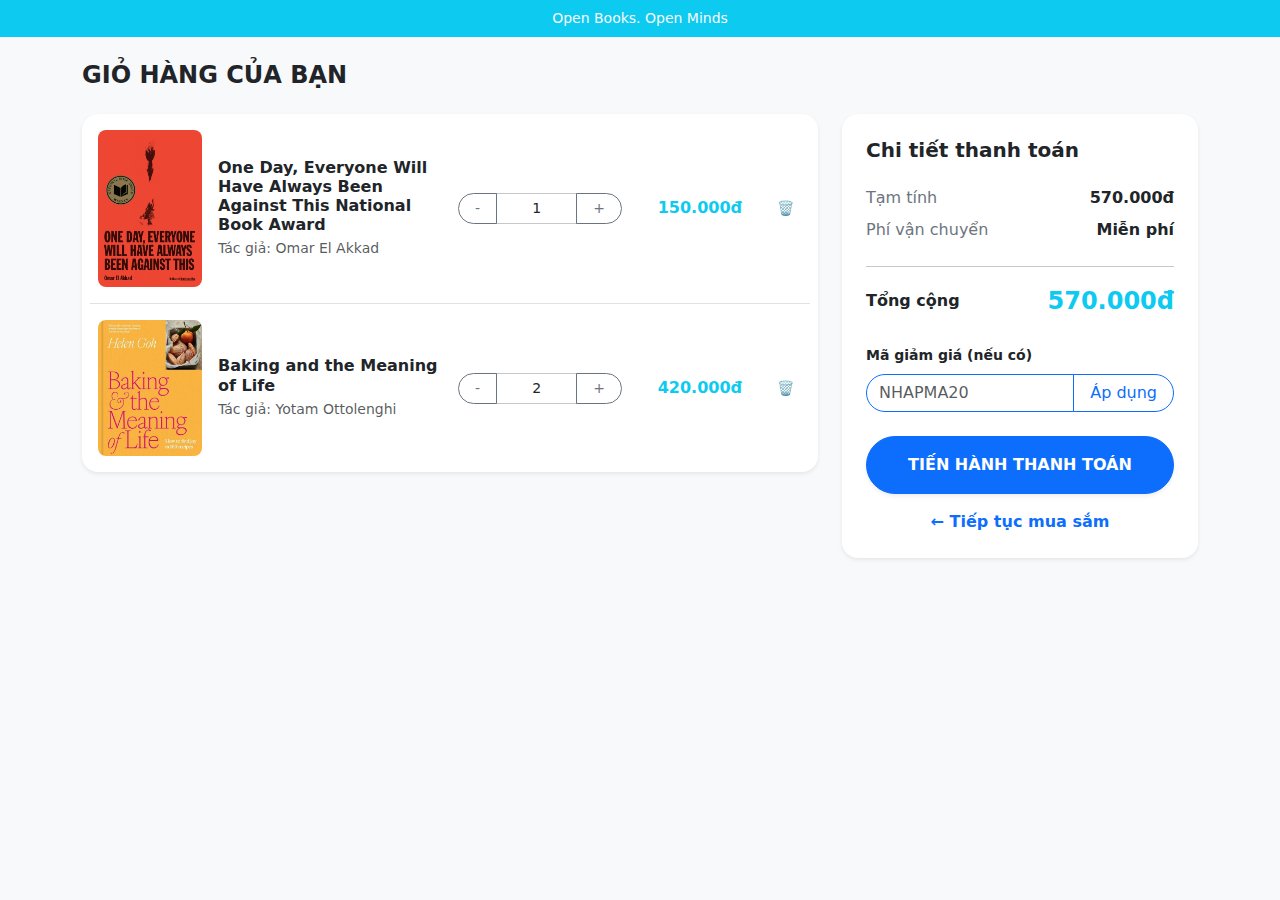
<file: cart.html>
<!doctype html>
<html lang="vi">
  <head>
    <meta charset="UTF-8" />
    <meta name="viewport" content="width=device-width, initial-scale=1.0" />
    <title>Giỏ hàng - ABC Book Store</title>
    <link
      href="https://cdn.jsdelivr.net/npm/bootstrap@5.3.0/dist/css/bootstrap.min.css"
      rel="stylesheet"
    />
  </head>
  <body class="bg-light">
    <div class="text-center py-2 mb-4 small fs-md-6 bg-info text-light">
      Open Books. Open Minds
    </div>

    <div class="container">
      <h4 class="fw-bold mb-4 text-uppercase">Giỏ hàng của bạn</h4>

      <div class="row g-4">
        <div class="col-lg-8">
          <div class="card border-0 shadow-sm rounded-4 p-3 mb-3">
            <div class="row align-items-center g-3 mb-3 pb-3 border-bottom">
              <div class="col-3 col-md-2">
                <img
                  src="./assets/images/best-sellers/One Day, Everyone Will Have Always Been Against This National Book Award.webp"
                  class="img-fluid rounded-3"
                  alt="Sách"
                />
              </div>
              <div class="col-9 col-md-4">
                <h6 class="fw-bold mb-1">
                  One Day, Everyone Will Have Always Been Against This National
                  Book Award
                </h6>
                <p class="text-muted small mb-0">Tác giả: Omar El Akkad</p>
                <p class="text-info fw-bold d-md-none mt-2">150.000đ</p>
              </div>
              <div class="col-6 col-md-3">
                <div class="input-group input-group-sm">
                  <button
                    class="btn-minux btn btn-outline-secondary rounded-start-pill px-3"
                    onclick="changeqty(this, -1)"
                  >
                    -
                  </button>
                  <input
                    type="text"
                    class="qty-num form-control text-center border-secondary-subtle"
                    value="1"
                  />
                  <button
                    class="btn btn-outline-secondary rounded-end-pill px-3"
                    onclick="changeqty(this, +1)"
                  >
                    +
                  </button>
                </div>
              </div>
              <div
                class="col-4 col-md-2 text-end d-none d-md-block text-nowrap"
              >
                <span class="fw-bold text-info">150.000đ</span>
              </div>
              <div class="col-2 col-md-1 text-end">
                <button
                  class="btn btn-sm text-danger border-0"
                  onclick="removeProduct(this)"
                >
                  🗑️
                </button>
              </div>
            </div>

            <div class="row align-items-center g-3">
              <div class="col-3 col-md-2">
                <img
                  src="./assets/images/best-cookbooks/Baking and the Meaning of Life.jpg"
                  class="img-fluid rounded-3"
                  alt="Sách"
                />
              </div>
              <div class="col-9 col-md-4">
                <h6 class="fw-bold mb-1">Baking and the Meaning of Life</h6>
                <p class="text-muted small mb-0">Tác giả: Yotam Ottolenghi</p>
                <p class="text-info fw-bold d-md-none mt-2">210.000đ</p>
              </div>
              <div class="col-6 col-md-3">
                <div class="input-group input-group-sm">
                  <button
                    class="btn btn-outline-secondary rounded-start-pill px-3"
                  >
                    -
                  </button>
                  <input
                    type="text"
                    class="form-control text-center border-secondary-subtle"
                    value="2"
                  />
                  <button
                    class="btn btn-outline-secondary rounded-end-pill px-3"
                  >
                    +
                  </button>
                </div>
              </div>
              <div
                class="col-4 col-md-2 text-end d-none d-md-block text-nowrap"
              >
                <span class="fw-bold text-info">420.000đ</span>
              </div>
              <div class="col-2 col-md-1 text-end">
                <button class="btn btn-sm text-danger border-0">🗑️</button>
              </div>
            </div>
          </div>
        </div>

        <div class="col-lg-4">
          <div class="card border-0 shadow-sm rounded-4 p-4">
            <h5 class="fw-bold mb-4">Chi tiết thanh toán</h5>

            <div class="d-flex justify-content-between mb-2">
              <span class="text-secondary">Tạm tính</span>
              <span class="fw-semibold">570.000đ</span>
            </div>
            <div class="d-flex justify-content-between mb-2">
              <span class="text-secondary">Phí vận chuyển</span>
              <span class="fw-semibold">Miễn phí</span>
            </div>
            <hr class="text-secondary-subtle my-3" />
            <div class="d-flex justify-content-between align-items-center mb-4">
              <span class="fw-bold">Tổng cộng</span>
              <span class="fs-4 fw-bold text-info">570.000đ</span>
            </div>

            <div class="mb-3">
              <label class="form-label small fw-bold"
                >Mã giảm giá (nếu có)</label
              >
              <div class="input-group">
                <input
                  type="text"
                  class="form-control rounded-start-pill border-primary shadow-none"
                  placeholder="NHAPMA20"
                />
                <button class="btn btn-outline-primary rounded-end-pill px-3">
                  Áp dụng
                </button>
              </div>
            </div>
            <a href="./payment.html">
              <button
                class="btn btn-primary w-100 py-3 text-white fw-bold rounded-pill shadow-sm mt-2"
              >
                TIẾN HÀNH THANH TOÁN
              </button>
            </a>
            <div class="mt-3 text-center">
              <a href="./products.html" class="text-decoration-none fw-bold">
                <i class="bi bi-arrow-left"></i> ← Tiếp tục mua sắm
              </a>
            </div>
          </div>
        </div>
      </div>
    </div>

    <script src="https://cdn.jsdelivr.net/npm/bootstrap@5.3.0/dist/js/bootstrap.bundle.min.js"></script>
    <script>
      //Script thay đổi số lượng sản phẩm
      function changeqty(element, amount) {
        const parentGroup = element.parentElement;
        const input = parentGroup.querySelector(".qty-num");

        let currentQty = parseInt(input.value);

        currentQty += amount;

        if (currentQty <= 0) {
          const productRow = element.closest(".row");
          if (confirm("Bạn có muốn xóa sản phẩm này khỏi giỏ hàng?")) {
            productRow.remove();
          }
        } else {
          input.value = currentQty;
        }
      }
      //Hàm xóa sản phẩm bằng thùng rác
      function removeProduct(element) {
        if (confirm("Xóa sản phẩm này?")) {
          element.closest(".row").remove();
        }
      }
    </script>
  </body>
</html>
</file>
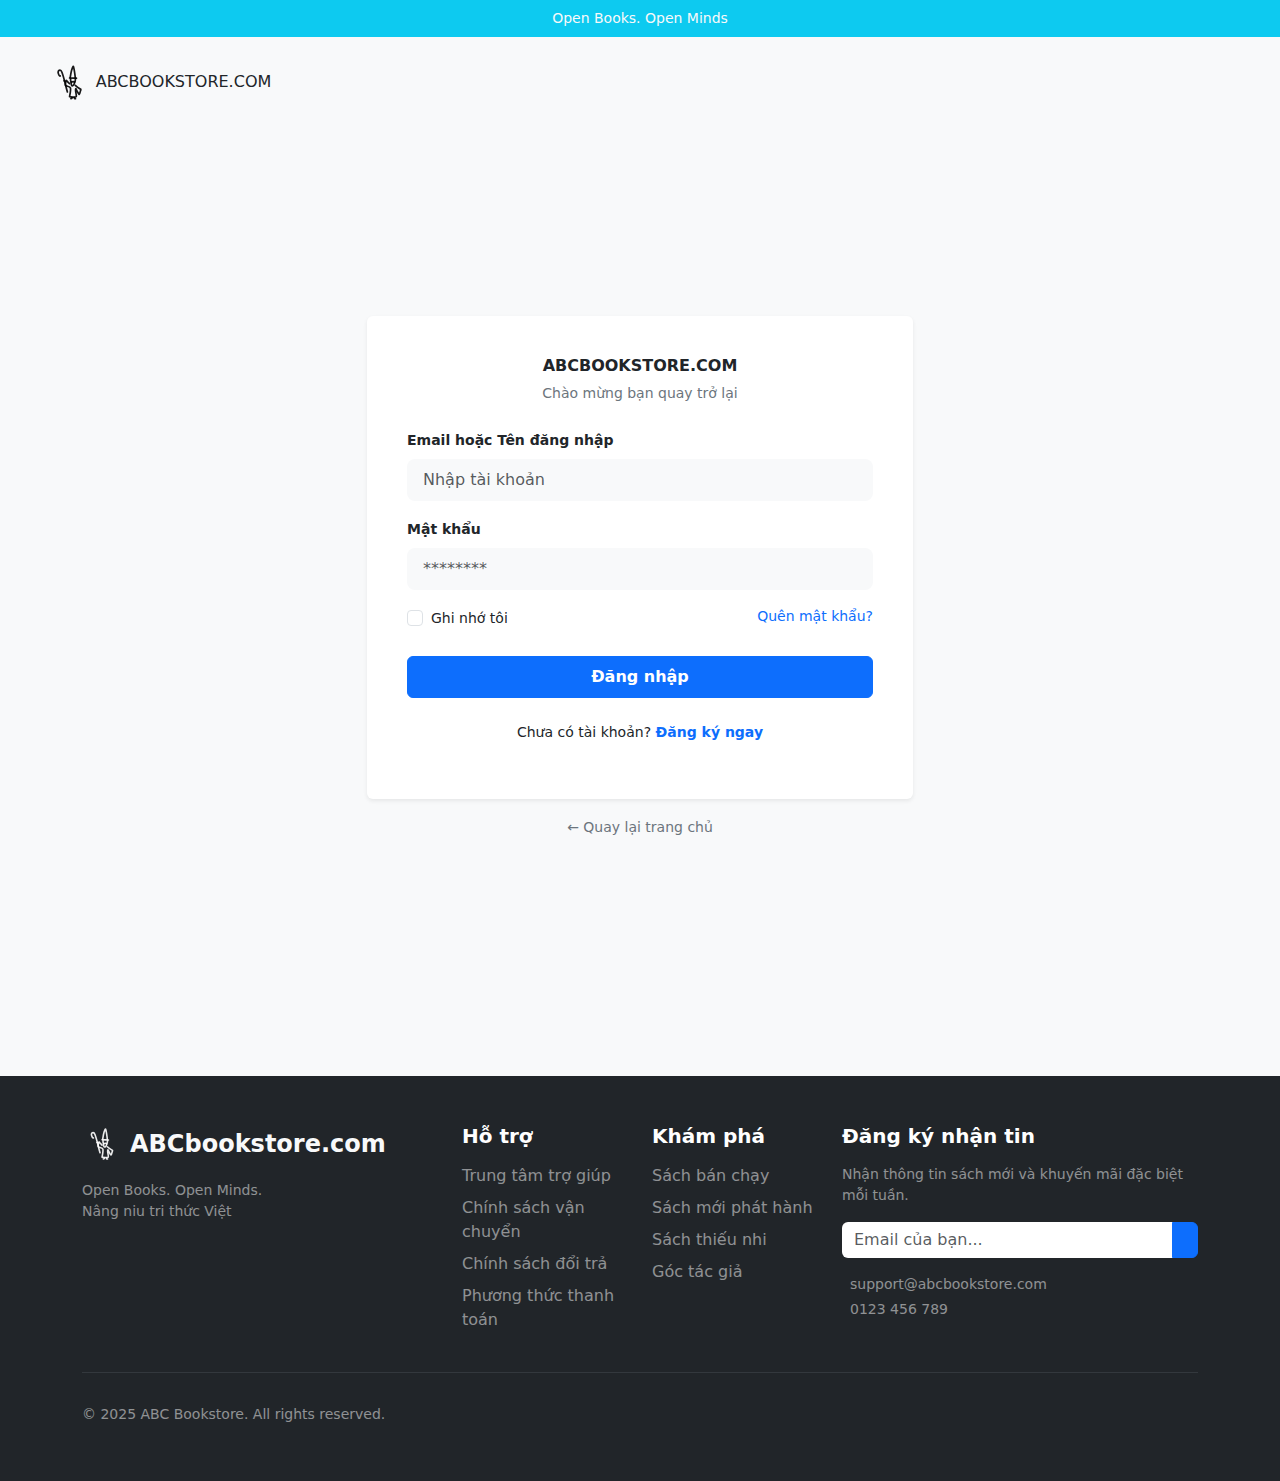
<file: login.html>
<!doctype html>
<html lang="vi">
  <head>
    <meta charset="UTF-8" />
    <meta name="viewport" content="width=device-width, initial-scale=1.0" />
    <title>Đăng nhập - ABC Bookstore</title>
    <link
      href="https://cdn.jsdelivr.net/npm/bootstrap@5.3.0/dist/css/bootstrap.min.css"
      rel="stylesheet"
    />
  </head>
  <body class="bg-light">
    <header>
      <div class="text-center py-2 small fs-md-6 bg-info text-light">
        Open Books. Open Minds
      </div>
      <div class="container-fluid px-lg-5 px-md-3 py-3 py-lg-4">
        <div class="row align-items-center g-3">
          <a
            class="col-5 col-lg-3 order-1 navbar-brand text-decoration-none small"
            href="/index.html"
          >
            <img
              src="./assets/images/logo/wizard.svg"
              alt="logo image"
              width="15%"
              style="filter: brightness(0) invert(0)"
            />
            ABCBOOKSTORE.COM
          </a>
        </div>
      </div>
    </header>
    <main>
      <div class="container">
        <div class="row min-vh-100 align-items-center justify-content-center">
          <div class="col-12 col-sm-8 col-md-6 col-lg-6">
            <div class="card border-0 shadow-sm p-4">
              <div class="card-body">
                <div class="text-center mb-4">
                  <h3 class="fw-bold text-dark text fs-6 fs-md-10">
                    ABCBOOKSTORE.COM
                  </h3>
                  <p class="text-secondary small">Chào mừng bạn quay trở lại</p>
                </div>

                <form>
                  <div class="mb-3">
                    <label class="form-label small fw-bold"
                      >Email hoặc Tên đăng nhập</label
                    >
                    <input
                      type="text"
                      class="form-control form-control-lg bg-light border-0 fs-6"
                      placeholder="Nhập tài khoản"
                    />
                  </div>
                  <div class="mb-3">
                    <label class="form-label small fw-bold">Mật khẩu</label>
                    <input
                      type="password"
                      class="form-control form-control-lg bg-light border-0 fs-6"
                      placeholder="********"
                    />
                  </div>
                  <div class="d-flex justify-content-between mb-4">
                    <div class="form-check">
                      <input
                        type="checkbox"
                        class="form-check-input"
                        id="remember"
                      />
                      <label class="form-check-label small" for="remember"
                        >Ghi nhớ tôi</label
                      >
                    </div>
                    <a href="#" class="text-decoration-none small text-primary"
                      >Quên mật khẩu?</a
                    >
                  </div>
                  <button
                    type="submit"
                    class="btn btn-primary w-100 py-2 fw-bold"
                  >
                    Đăng nhập
                  </button>
                </form>

                <div class="text-center mt-4">
                  <p class="small">
                    Chưa có tài khoản?
                    <a
                      href="./signup.html"
                      class="text-primary fw-bold text-decoration-none"
                      >Đăng ký ngay</a
                    >
                  </p>
                </div>
              </div>
            </div>
            <div class="text-center mt-3">
              <a
                href="index.html"
                class="text-secondary small text-decoration-none"
                >← Quay lại trang chủ</a
              >
            </div>
          </div>
        </div>
      </div>
    </main>
    <footer class="bg-dark text-light py-5 mt-5">
      <div class="container">
        <div class="row g-4">
          <div class="col-12 col-md-6 col-lg-4">
            <a
              href="/index.html"
              class="text-decoration-none text-light d-flex align-items-center gap-2 mb-3"
            >
              <img
                src="./assets/images/logo/wizard.svg"
                alt="ABC Bookstore Logo"
                width="40"
                style="filter: brightness(0) invert(1)"
              />
              <span class="fs-4 fw-bold">ABCbookstore.com</span>
            </a>
            <p class="text-white-50 small mb-4">
              Open Books. Open Minds.<br />
              Nâng niu tri thức Việt
            </p>
            <div class="d-flex gap-4">
              <a href="#" class="link-light text-decoration-none fs-6"
                ><i class="fa-brands fa-facebook-f"></i
              ></a>
              <a href="#" class="link-light text-decoration-none fs-6"
                ><i class="fa-brands fa-instagram"></i
              ></a>
              <a href="#" class="link-light text-decoration-none fs-6"
                ><i class="fa-brands fa-twitter"></i
              ></a>
              <a href="#" class="link-light text-decoration-none fs-6"
                ><i class="fa-brands fa-youtube"></i
              ></a>
            </div>
          </div>

          <div class="col-6 col-md-3 col-lg-2">
            <h5 class="fw-bold mb-3 text-white">Hỗ trợ</h5>
            <ul class="list-unstyled d-flex flex-column gap-2">
              <li>
                <a href="#" class="text-white-50 text-decoration-none"
                  >Trung tâm trợ giúp</a
                >
              </li>
              <li>
                <a href="#" class="text-white-50 text-decoration-none"
                  >Chính sách vận chuyển</a
                >
              </li>
              <li>
                <a href="#" class="text-white-50 text-decoration-none"
                  >Chính sách đổi trả</a
                >
              </li>
              <li>
                <a href="#" class="text-white-50 text-decoration-none"
                  >Phương thức thanh toán</a
                >
              </li>
            </ul>
          </div>

          <div class="col-6 col-md-3 col-lg-2">
            <h5 class="fw-bold mb-3 text-white">Khám phá</h5>
            <ul class="list-unstyled d-flex flex-column gap-2">
              <li>
                <a href="#" class="text-white-50 text-decoration-none"
                  >Sách bán chạy</a
                >
              </li>
              <li>
                <a href="#" class="text-white-50 text-decoration-none"
                  >Sách mới phát hành</a
                >
              </li>
              <li>
                <a href="#" class="text-white-50 text-decoration-none"
                  >Sách thiếu nhi</a
                >
              </li>
              <li>
                <a href="#" class="text-white-50 text-decoration-none"
                  >Góc tác giả</a
                >
              </li>
            </ul>
          </div>

          <div class="col-12 col-lg-4">
            <h5 class="fw-bold mb-3 text-white">Đăng ký nhận tin</h5>
            <p class="text-white-50 small">
              Nhận thông tin sách mới và khuyến mãi đặc biệt mỗi tuần.
            </p>
            <form action="" class="mb-3">
              <div class="input-group">
                <input
                  type="email"
                  class="form-control focus-ring focus-ring-light border-0"
                  placeholder="Email của bạn..."
                  aria-label="Email của bạn"
                />
                <button class="btn btn-primary" type="button">
                  <i class="fa-solid fa-paper-plane text-dark"></i>
                </button>
              </div>
            </form>
            <div class="text-white-50 small">
              <p class="mb-1">
                <i class="fa-solid fa-envelope me-2"></i>
                support@abcbookstore.com
              </p>
              <p class="mb-0">
                <i class="fa-solid fa-phone me-2"></i> 0123 456 789
              </p>
            </div>
          </div>
        </div>

        <hr class="border-secondary my-4" />

        <div class="row align-items-center">
          <div class="col-12 col-md-6 text-center text-md-start mb-2 mb-md-0">
            <p class="text-white-50 small mb-0">
              &copy; 2025 ABC Bookstore. All rights reserved.
            </p>
          </div>
          <div class="col-12 col-md-6 text-center text-md-end">
            <i class="fa-brands fa-cc-visa text-white-50 fs-4 me-2"></i>
            <i class="fa-brands fa-cc-mastercard text-white-50 fs-4 me-2"></i>
            <i class="fa-brands fa-cc-paypal text-white-50 fs-4"></i>
          </div>
        </div>
      </div>
    </footer>
  </body>
</html>
</file>
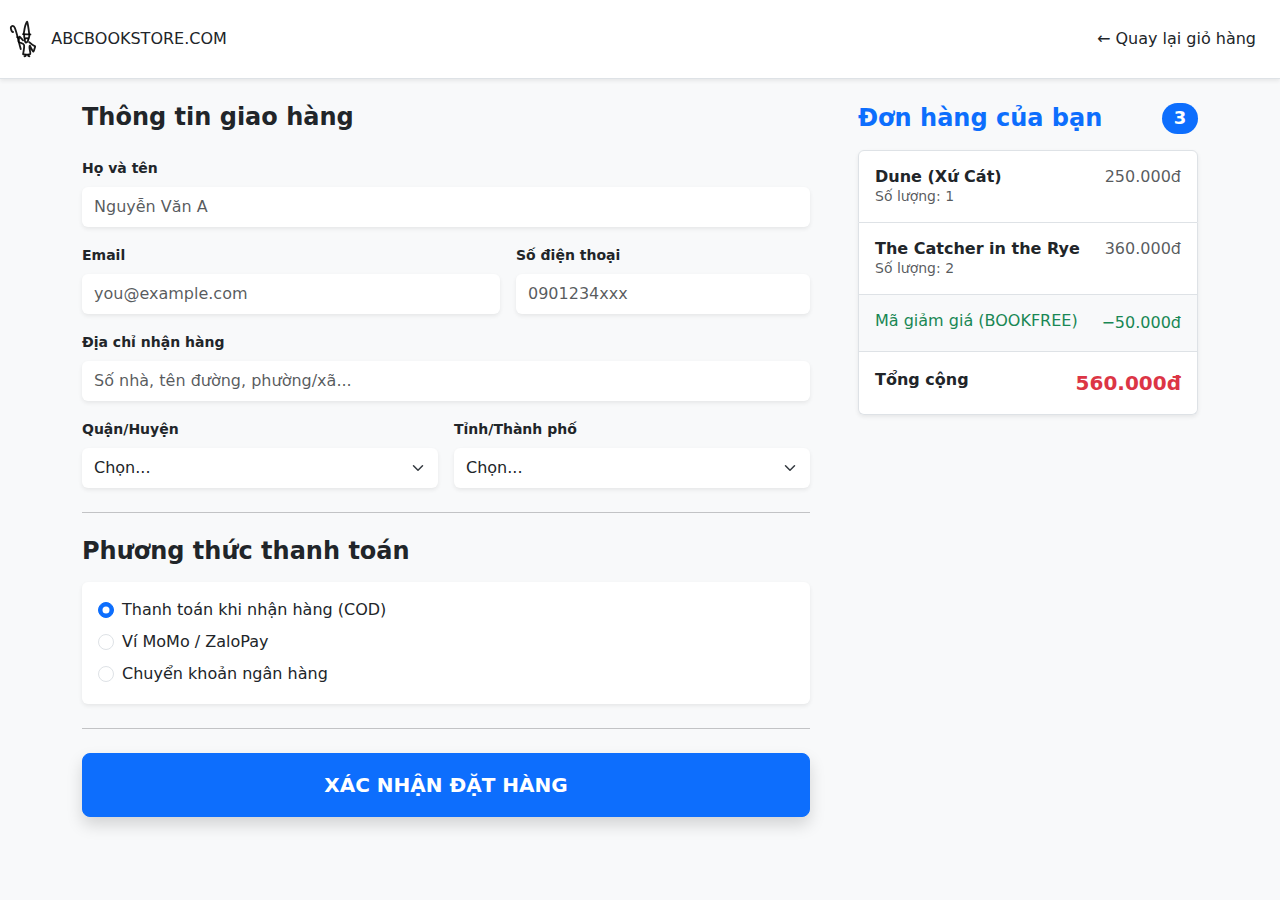
<file: payment.html>
<!doctype html>
<html lang="vi">
  <head>
    <meta charset="UTF-8" />
    <meta name="viewport" content="width=device-width, initial-scale=1.0" />
    <title>Thanh toán - ABC Bookstore</title>
    <link
      href="https://cdn.jsdelivr.net/npm/bootstrap@5.3.0/dist/css/bootstrap.min.css"
      rel="stylesheet"
    />
  </head>
  <body class="bg-light">
    <header class="py-3 mb-4 border-bottom bg-white shadow-sm">
      <div class="row align-items-center g-3">
        <a
          class="col-5 col-lg-3 order-1 navbar-brand text-decoration-none small"
          href="/index.html"
        >
          <img
            src="./assets/images/logo/wizard.svg"
            alt="logo image"
            width="15%"
            style="filter: brightness(0) invert(0)"
          />
          ABCBOOKSTORE.COM
        </a>
        <a
          href="./products.html"
          class="col text-end order-1 navbar-brand text-decoration-none small mx-4"
        >
          <i class="bi bi-arrow-left"></i> ← Quay lại giỏ hàng
        </a>
      </div>
    </header>

    <div class="container pb-5">
      <div class="row g-5">
        <div class="col-md-5 col-lg-4 order-md-last">
          <h4 class="d-flex justify-content-between align-items-center mb-3">
            <span class="text-primary fw-bold">Đơn hàng của bạn</span>
            <span class="badge bg-primary rounded-pill">3</span>
          </h4>
          <ul class="list-group mb-3 shadow-sm">
            <li
              class="list-group-item d-flex justify-content-between lh-sm py-3"
            >
              <div>
                <h6 class="my-0 fw-bold">Dune (Xứ Cát)</h6>
                <small class="text-muted">Số lượng: 1</small>
              </div>
              <span class="text-muted">250.000đ</span>
            </li>
            <li
              class="list-group-item d-flex justify-content-between lh-sm py-3"
            >
              <div>
                <h6 class="my-0 fw-bold">The Catcher in the Rye</h6>
                <small class="text-muted">Số lượng: 2</small>
              </div>
              <span class="text-muted">360.000đ</span>
            </li>
            <li
              class="list-group-item d-flex justify-content-between bg-light py-3"
            >
              <div class="text-success">
                <h6 class="my-0">Mã giảm giá (BOOKFREE)</h6>
              </div>
              <span class="text-success">−50.000đ</span>
            </li>
            <li class="list-group-item d-flex justify-content-between py-3">
              <span class="fw-bold">Tổng cộng</span>
              <strong class="text-danger fs-5">560.000đ</strong>
            </li>
          </ul>
        </div>

        <div class="col-md-7 col-lg-8">
          <h4 class="mb-4 fw-bold">Thông tin giao hàng</h4>
          <form class="needs-validation">
            <div class="row g-3">
              <div class="col-12">
                <label class="form-label fw-semibold small">Họ và tên</label>
                <input
                  type="text"
                  class="form-control bg-white shadow-sm border-0 py-2"
                  placeholder="Nguyễn Văn A"
                  required
                />
              </div>

              <div class="col-md-7">
                <label class="form-label fw-semibold small">Email</label>
                <input
                  type="email"
                  class="form-control bg-white shadow-sm border-0 py-2"
                  placeholder="you@example.com"
                />
              </div>

              <div class="col-md-5">
                <label class="form-label fw-semibold small"
                  >Số điện thoại</label
                >
                <input
                  type="tel"
                  class="form-control bg-white shadow-sm border-0 py-2"
                  placeholder="0901234xxx"
                  required
                />
              </div>

              <div class="col-12">
                <label class="form-label fw-semibold small"
                  >Địa chỉ nhận hàng</label
                >
                <input
                  type="text"
                  class="form-control bg-white shadow-sm border-0 py-2"
                  placeholder="Số nhà, tên đường, phường/xã..."
                  required
                />
              </div>

              <div class="col-md-6">
                <label class="form-label fw-semibold small">Quận/Huyện</label>
                <select
                  class="form-select bg-white shadow-sm border-0 py-2"
                  required
                >
                  <option value="">Chọn...</option>
                  <option>Quận 1</option>
                  <option>Quận 7</option>
                </select>
              </div>

              <div class="col-md-6">
                <label class="form-label fw-semibold small"
                  >Tỉnh/Thành phố</label
                >
                <select
                  class="form-select bg-white shadow-sm border-0 py-2"
                  required
                >
                  <option value="">Chọn...</option>
                  <option>Hồ Chí Minh</option>
                  <option>Hà Nội</option>
                </select>
              </div>
            </div>

            <hr class="my-4" />

            <h4 class="mb-3 fw-bold">Phương thức thanh toán</h4>
            <div class="my-3 p-3 bg-white shadow-sm rounded">
              <div class="form-check mb-2">
                <input
                  id="cod"
                  name="paymentMethod"
                  type="radio"
                  class="form-check-input"
                  value="cod"
                  checked
                  required
                />
                <label class="form-check-label" for="cod"
                  >Thanh toán khi nhận hàng (COD)</label
                >
              </div>
              <div class="form-check mb-2">
                <input
                  id="momo"
                  name="paymentMethod"
                  type="radio"
                  class="form-check-input"
                  value="momo"
                  required
                />
                <label class="form-check-label" for="momo"
                  >Ví MoMo / ZaloPay</label
                >
              </div>
              <div class="form-check">
                <input
                  id="bank"
                  name="paymentMethod"
                  type="radio"
                  class="form-check-input"
                  value="bank"
                  required
                />
                <label class="form-check-label" for="bank"
                  >Chuyển khoản ngân hàng</label
                >
              </div>
            </div>

            <hr class="my-4" />

            <button
              type="button"
              onclick="tienHanhThanhToan()"
              class="w-100 btn btn-primary btn-lg fw-bold py-3 shadow"
              type="submit"
            >
              XÁC NHẬN ĐẶT HÀNG
            </button>
          </form>
        </div>
      </div>
    </div>
  </body>
  <script>
    function tienHanhThanhToan() {
      // Lấy phương thức đang được chọn
      const selected = document.querySelector(
        'input[name="paymentMethod"]:checked',
      ).value;
      // Chuyển hướng sang trang 3 kèm tham số ?method=...
      window.location.href = "order-confirmation.html?method=" + selected;
    }
  </script>
</html>
</file>
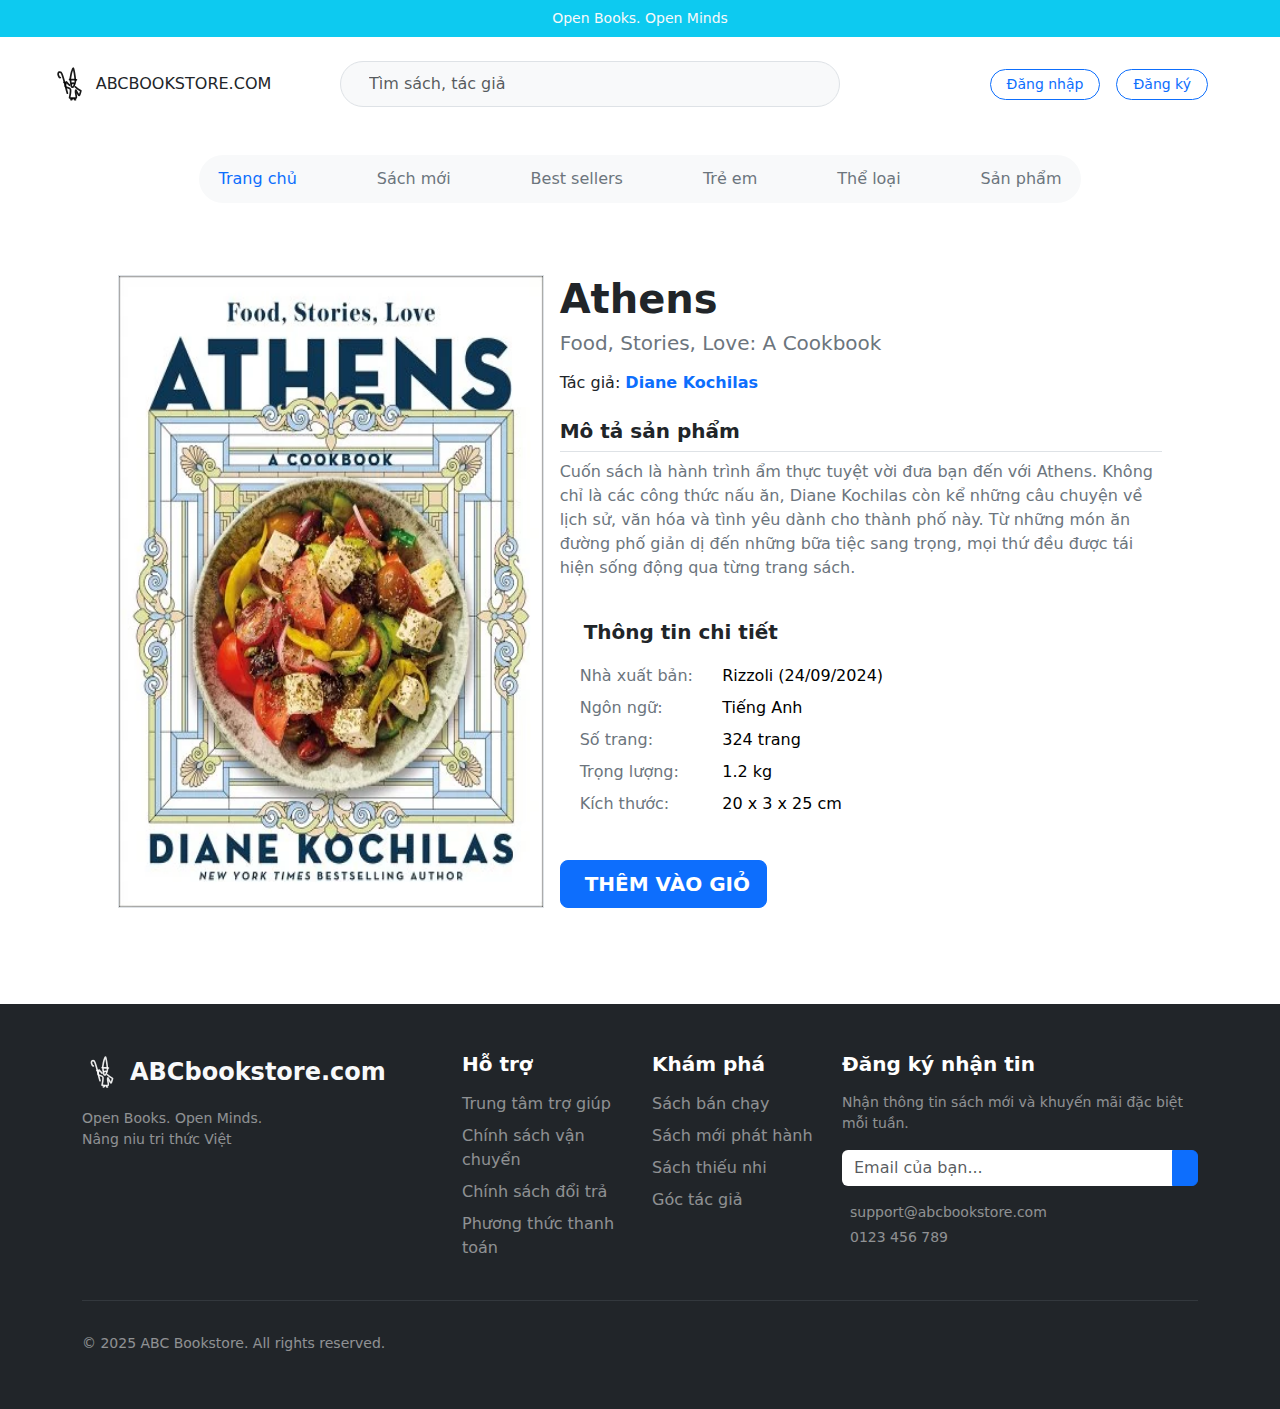
<file: product_detail.html>
<!doctype html>
<html lang="en">
  <head>
    <meta charset="UTF-8" />
    <meta name="viewport" content="width=device-width, initial-scale=1.0" />
    <link
      href="https://cdn.jsdelivr.net/npm/bootstrap@5.3.3/dist/css/bootstrap.min.css"
      rel="stylesheet"
      integrity="sha384-QWTKZyjpPEjISv5WaRU9OFeRpok6YctnYmDr5pNlyT2bRjXh0JMhjY6hW+ALEwIH"
      crossorigin="anonymous"
    />
    <link
      rel="stylesheet"
      href="https://cdnjs.cloudflare.com/ajax/libs/font-awesome/6.5.1/css/all.min.css"
      integrity="sha512-DTOQO9RWCH3ppGqcWaEA1BIZOC6xxalwEsw9c2QQeAIftl+Vegovlnee1c9QX4TctnWMn13TZye+giMm8e2LwA=="
      crossorigin="anonymous"
      referrerpolicy="no-referrer"
    />
    <title>Chi tiết sản phẩm - ABC Book Store</title>
  </head>
  <body>
    <header>
      <div class="text-center py-2 small fs-md-6 bg-info text-light">
        Open Books. Open Minds
      </div>
      <div class="container-fluid px-lg-5 px-md-3 py-3 py-lg-4">
        <div class="row align-items-center g-3">
          <a
            class="col-5 col-lg-3 order-1 navbar-brand text-decoration-none small"
            href="/index.html"
          >
            <img
              src="./assets/images/logo/wizard.svg"
              alt="logo image"
              width="15%"
              style="filter: brightness(0) invert(0)"
            />
            ABCBOOKSTORE.COM
          </a>
          <nav class="col-7 col-lg-4 order-2 order-lg-3">
            <ul class="list-unstyled d-flex justify-content-end gap-3 mb-0">
              <li>
                <a
                  href="./login.html"
                  class="btn btn-sm btn-outline-primary px-lg-3 rounded-pill small"
                  >Đăng nhập</a
                >
              </li>
              <li>
                <a
                  href="./signup.html"
                  class="btn btn-sm btn-outline-primary px-lg-3 rounded-pill small"
                  >Đăng ký</a
                >
              </li>
              <li class="ms-lg-2">
                <a href="./cart.html" class="nav-link"
                  ><i class="fa-solid fa-bag-shopping"></i
                ></a>
              </li>
            </ul>
          </nav>
          <form
            class="col-12 col-lg-5 order-3 order-lg-2 d-flex align-items-center rounded-pill border bg-light px-3 py-1"
            action=""
            method="GET"
          >
            <input
              class="form-control border-0 bg-transparent shadow-none"
              type="search"
              name="keywords"
              placeholder="Tìm sách, tác giả"
            />
            <button class="btn p-0" type="submit">
              <i class="fa-solid fa-magnifying-glass"></i>
            </button>
          </form>
        </div>
      </div>
      <nav class="container mt-4 mb-4">
        <div class="d-flex justify-content-lg-center overflow-x-auto">
          <ul
            class="nav nav-pills flex-nowrap bg-light rounded-pill p-1 gap-lg-5"
          >
            <li class="nav-item">
              <a href="./index.html" class="nav-link text-nowrap px-3"
                >Trang chủ</a
              >
            </li>

            <li class="nav-item">
              <a href="#" class="nav-link link-secondary text-nowrap px-3"
                >Sách mới</a
              >
            </li>

            <li class="nav-item">
              <a href="#" class="nav-link link-secondary text-nowrap px-3"
                >Best sellers</a
              >
            </li>

            <li class="nav-item">
              <a href="#" class="nav-link link-secondary text-nowrap px-3"
                >Trẻ em</a
              >
            </li>

            <li class="nav-item">
              <a href="#" class="nav-link link-secondary text-nowrap px-3"
                >Thể loại</a
              >
            </li>

            <li class="nav-item">
              <a
                href="./products.html"
                class="nav-link link-secondary text-nowrap px-3"
                >Sản phẩm</a
              >
            </li>
          </ul>
        </div>
      </nav>
    </header>
    <main>
      <div class="container px-lg-5 py-lg-5">
        <div class="row g-3">
          <div class="col-12 col-lg-5 d-flex justify-content-center">
            <img
              class="img-fluid border"
              src="./assets/images/best-cookbooks/Athens.webp"
              alt="Athens"
            />
          </div>
          <div class="col-12 col-lg-7">
            <h1 class="display-6 fw-bold text-dark">Athens</h1>
            <h3 class="h5 fw-normal text-secondary mb-3">
              Food, Stories, Love: A Cookbook
            </h3>
            <div class="mb-4">
              Tác giả:
              <span class="text-primary fw-bold">Diane Kochilas</span>
            </div>
            <div class="mb-4">
              <h5 class="fw-bold border-bottom pb-2">Mô tả sản phẩm</h5>
              <p class="text-secondary text-justify">
                Cuốn sách là hành trình ẩm thực tuyệt vời đưa bạn đến với
                Athens. Không chỉ là các công thức nấu ăn, Diane Kochilas còn kể
                những câu chuyện về lịch sử, văn hóa và tình yêu dành cho thành
                phố này. Từ những món ăn đường phố giản dị đến những bữa tiệc
                sang trọng, mọi thứ đều được tái hiện sống động qua từng trang
                sách.
              </p>
            </div>
            <div class="card border-0 mb-4">
              <div class="card-body">
                <h5 class="fw-bold mb-3">
                  <i class="fa-solid fa-circle-info me-2 text-primary"></i>Thông
                  tin chi tiết
                </h5>
                <table class="table table-borderless table-sm m-0">
                  <tbody>
                    <tr>
                      <td class="text-secondary w-25">Nhà xuất bản:</td>
                      <td class="fw-medium">Rizzoli (24/09/2024)</td>
                    </tr>
                    <tr>
                      <td class="text-secondary">Ngôn ngữ:</td>
                      <td class="fw-medium">Tiếng Anh</td>
                    </tr>
                    <tr>
                      <td class="text-secondary">Số trang:</td>
                      <td class="fw-medium">324 trang</td>
                    </tr>
                    <tr>
                      <td class="text-secondary">Trọng lượng:</td>
                      <td class="fw-medium">1.2 kg</td>
                    </tr>
                    <tr>
                      <td class="text-secondary">Kích thước:</td>
                      <td class="fw-medium">20 x 3 x 25 cm</td>
                    </tr>
                  </tbody>
                </table>
              </div>
            </div>
            <button class="btn btn-primary btn-lg fw-bold">
              <i class="fa-solid fa-cart-shopping me-2"></i> THÊM VÀO GIỎ
            </button>
          </div>
        </div>
      </div>
    </main>
    <footer class="bg-dark text-light py-5 mt-5">
      <div class="container">
        <div class="row g-4">
          <div class="col-12 col-md-6 col-lg-4">
            <a
              href="/index.html"
              class="text-decoration-none text-light d-flex align-items-center gap-2 mb-3"
            >
              <img
                src="./assets/images/logo/wizard.svg"
                alt="ABC Bookstore Logo"
                width="40"
                style="filter: brightness(0) invert(1)"
              />
              <span class="fs-4 fw-bold">ABCbookstore.com</span>
            </a>
            <p class="text-white-50 small mb-4">
              Open Books. Open Minds.<br />
              Nâng niu tri thức Việt
            </p>
            <div class="d-flex gap-4">
              <a href="#" class="link-light text-decoration-none fs-6"
                ><i class="fa-brands fa-facebook-f"></i
              ></a>
              <a href="#" class="link-light text-decoration-none fs-6"
                ><i class="fa-brands fa-instagram"></i
              ></a>
              <a href="#" class="link-light text-decoration-none fs-6"
                ><i class="fa-brands fa-twitter"></i
              ></a>
              <a href="#" class="link-light text-decoration-none fs-6"
                ><i class="fa-brands fa-youtube"></i
              ></a>
            </div>
          </div>

          <div class="col-6 col-md-3 col-lg-2">
            <h5 class="fw-bold mb-3 text-white">Hỗ trợ</h5>
            <ul class="list-unstyled d-flex flex-column gap-2">
              <li>
                <a href="#" class="text-white-50 text-decoration-none"
                  >Trung tâm trợ giúp</a
                >
              </li>
              <li>
                <a href="#" class="text-white-50 text-decoration-none"
                  >Chính sách vận chuyển</a
                >
              </li>
              <li>
                <a href="#" class="text-white-50 text-decoration-none"
                  >Chính sách đổi trả</a
                >
              </li>
              <li>
                <a href="#" class="text-white-50 text-decoration-none"
                  >Phương thức thanh toán</a
                >
              </li>
            </ul>
          </div>

          <div class="col-6 col-md-3 col-lg-2">
            <h5 class="fw-bold mb-3 text-white">Khám phá</h5>
            <ul class="list-unstyled d-flex flex-column gap-2">
              <li>
                <a href="#" class="text-white-50 text-decoration-none"
                  >Sách bán chạy</a
                >
              </li>
              <li>
                <a href="#" class="text-white-50 text-decoration-none"
                  >Sách mới phát hành</a
                >
              </li>
              <li>
                <a href="#" class="text-white-50 text-decoration-none"
                  >Sách thiếu nhi</a
                >
              </li>
              <li>
                <a href="#" class="text-white-50 text-decoration-none"
                  >Góc tác giả</a
                >
              </li>
            </ul>
          </div>

          <div class="col-12 col-lg-4">
            <h5 class="fw-bold mb-3 text-white">Đăng ký nhận tin</h5>
            <p class="text-white-50 small">
              Nhận thông tin sách mới và khuyến mãi đặc biệt mỗi tuần.
            </p>
            <form action="" class="mb-3">
              <div class="input-group">
                <input
                  type="email"
                  class="form-control focus-ring focus-ring-light border-0"
                  placeholder="Email của bạn..."
                  aria-label="Email của bạn"
                />
                <button class="btn btn-primary" type="button">
                  <i class="fa-solid fa-paper-plane text-dark"></i>
                </button>
              </div>
            </form>
            <div class="text-white-50 small">
              <p class="mb-1">
                <i class="fa-solid fa-envelope me-2"></i>
                support@abcbookstore.com
              </p>
              <p class="mb-0">
                <i class="fa-solid fa-phone me-2"></i> 0123 456 789
              </p>
            </div>
          </div>
        </div>

        <hr class="border-secondary my-4" />

        <div class="row align-items-center">
          <div class="col-12 col-md-6 text-center text-md-start mb-2 mb-md-0">
            <p class="text-white-50 small mb-0">
              &copy; 2025 ABC Bookstore. All rights reserved.
            </p>
          </div>
          <div class="col-12 col-md-6 text-center text-md-end">
            <i class="fa-brands fa-cc-visa text-white-50 fs-4 me-2"></i>
            <i class="fa-brands fa-cc-mastercard text-white-50 fs-4 me-2"></i>
            <i class="fa-brands fa-cc-paypal text-white-50 fs-4"></i>
          </div>
        </div>
      </div>
    </footer>
    <script
      src="https://cdn.jsdelivr.net/npm/bootstrap@5.3.3/dist/js/bootstrap.bundle.min.js"
      integrity="sha384-YvpcrYf0tY3lHB60NNkmXc5s9fDVZLESaAA55NDzOxhy9GkcIdslK1eN7N6jIeHz"
      crossorigin="anonymous"
    ></script>
  </body>
</html>
</file>
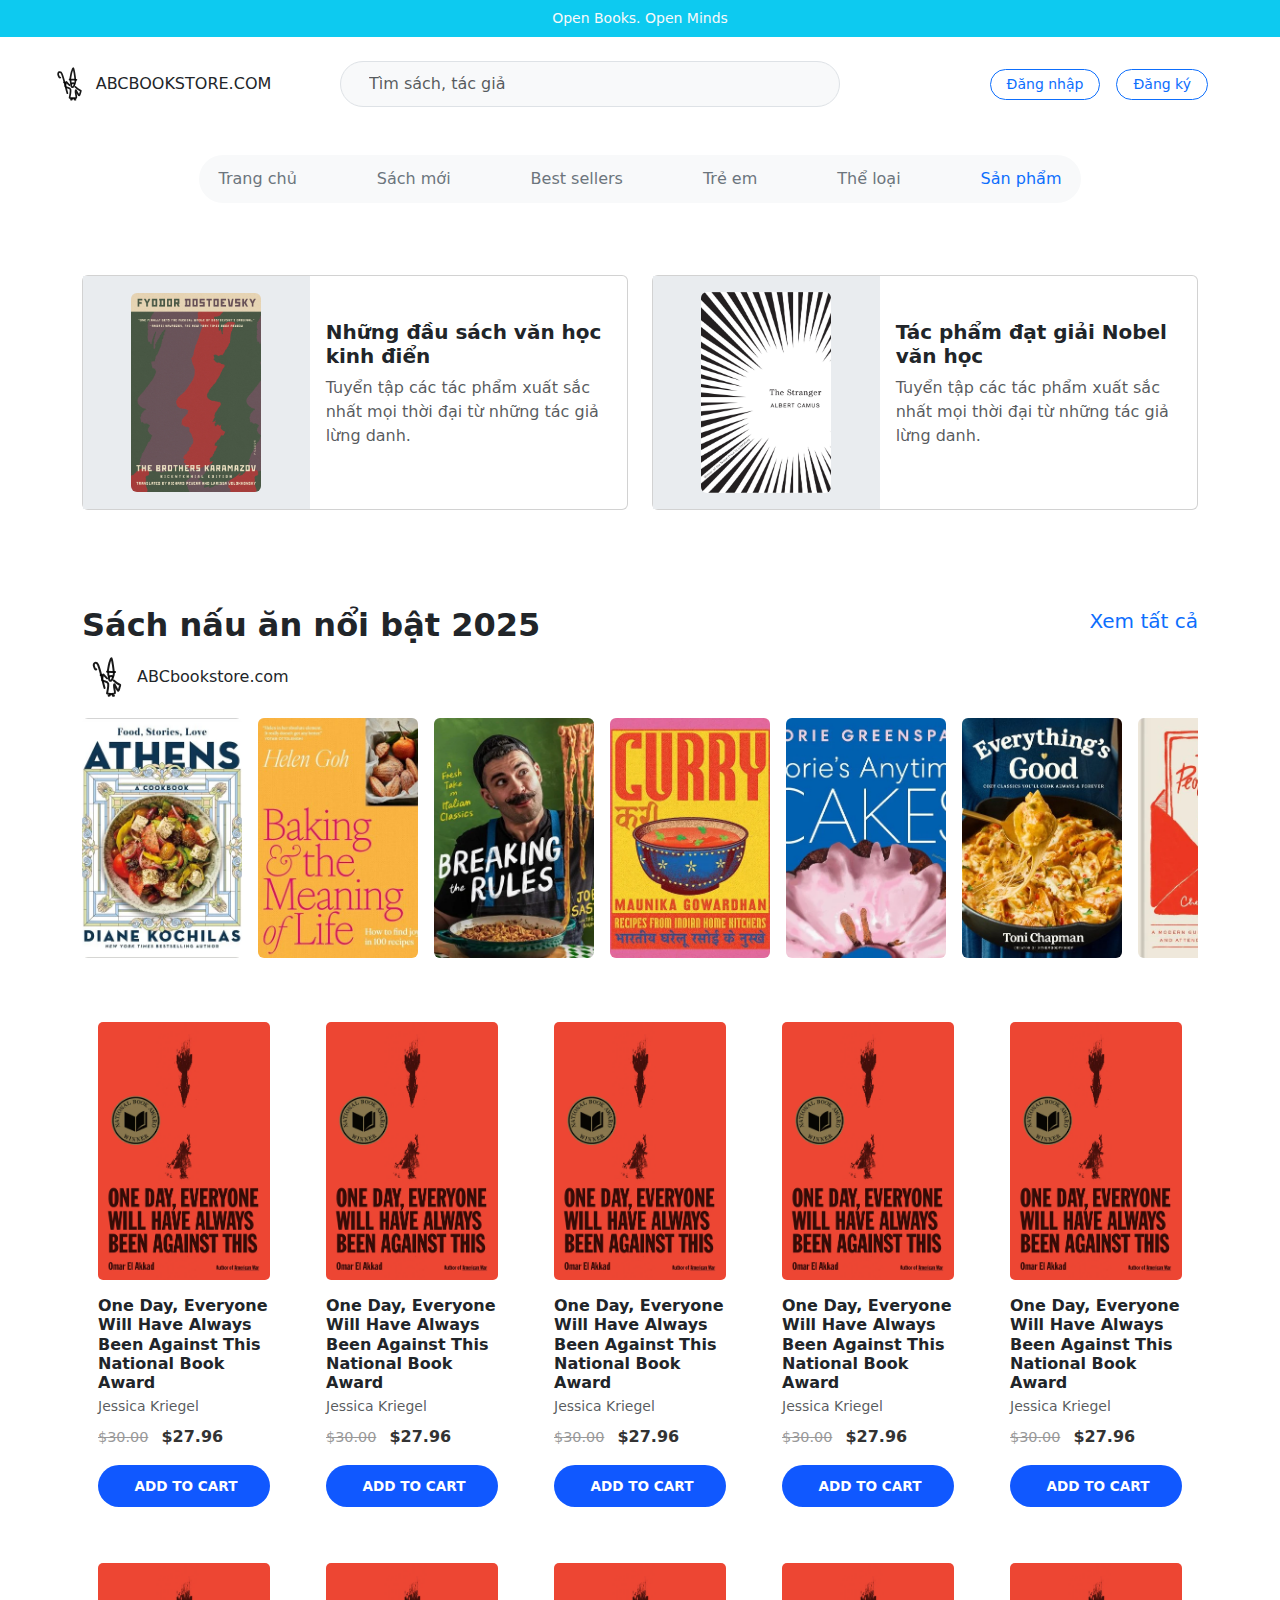
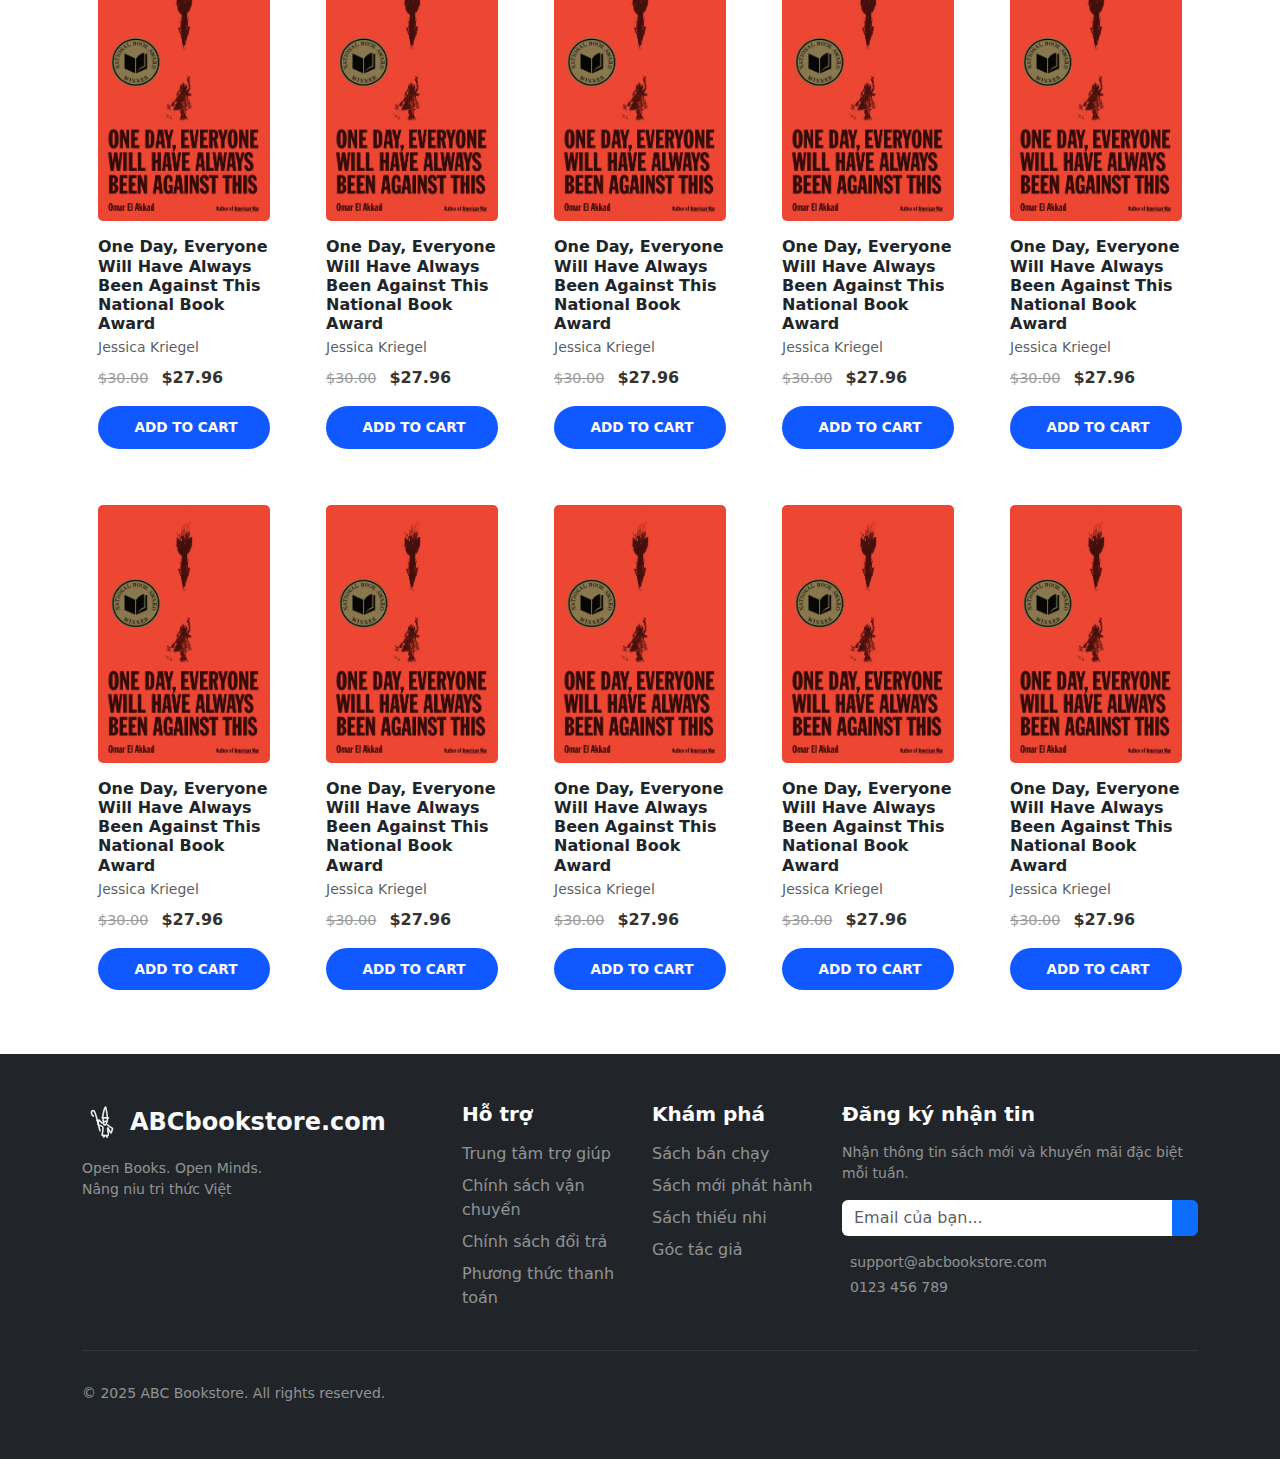
<file: products.html>
<!doctype html>
<html lang="en">
  <head>
    <meta charset="UTF-8" />
    <meta name="viewport" content="width=device-width, initial-scale=1.0" />
    <link
      href="https://cdn.jsdelivr.net/npm/bootstrap@5.3.3/dist/css/bootstrap.min.css"
      rel="stylesheet"
      integrity="sha384-QWTKZyjpPEjISv5WaRU9OFeRpok6YctnYmDr5pNlyT2bRjXh0JMhjY6hW+ALEwIH"
      crossorigin="anonymous"
    />
    <link
      rel="stylesheet"
      href="https://cdnjs.cloudflare.com/ajax/libs/font-awesome/6.5.1/css/all.min.css"
      integrity="sha512-DTOQO9RWCH3ppGqcWaEA1BIZOC6xxalwEsw9c2QQeAIftl+Vegovlnee1c9QX4TctnWMn13TZye+giMm8e2LwA=="
      crossorigin="anonymous"
      referrerpolicy="no-referrer"
    />
    <link rel="stylesheet" href="/assets/css/products.css" />
    <title>Sản phẩm - ABC Book Store</title>
  </head>
  <body>
    <header>
      <div class="text-center py-2 small fs-md-6 bg-info text-light">
        Open Books. Open Minds
      </div>
      <div class="container-fluid px-lg-5 px-md-3 py-3 py-lg-4">
        <div class="row align-items-center g-3">
          <a
            class="col-5 col-lg-3 order-1 navbar-brand text-decoration-none small"
            href="/index.html"
          >
            <img
              src="./assets/images/logo/wizard.svg"
              alt="logo image"
              width="15%"
              style="filter: brightness(0) invert(0)"
            />
            ABCBOOKSTORE.COM
          </a>
          <nav class="col-7 col-lg-4 order-2 order-lg-3">
            <ul class="list-unstyled d-flex justify-content-end gap-3 mb-0">
              <li>
                <a
                  href="./login.html"
                  class="btn btn-sm btn-outline-primary px-lg-3 rounded-pill small"
                  >Đăng nhập</a
                >
              </li>
              <li>
                <a
                  href="./signup.html"
                  class="btn btn-sm btn-outline-primary px-lg-3 rounded-pill small"
                  >Đăng ký</a
                >
              </li>
              <li class="ms-lg-2">
                <a href="./cart.html" class="nav-link"
                  ><i class="fa-solid fa-bag-shopping"></i
                ></a>
              </li>
            </ul>
          </nav>
          <form
            class="col-12 col-lg-5 order-3 order-lg-2 d-flex align-items-center rounded-pill border bg-light px-3 py-1"
            action=""
            method="GET"
          >
            <input
              class="form-control border-0 bg-transparent shadow-none"
              type="search"
              name="keywords"
              placeholder="Tìm sách, tác giả"
            />
            <button class="btn p-0" type="submit">
              <i class="fa-solid fa-magnifying-glass"></i>
            </button>
          </form>
        </div>
      </div>
      <nav class="container mt-4 mb-4">
        <div class="d-flex justify-content-lg-center overflow-x-auto">
          <ul
            class="nav nav-pills flex-nowrap bg-light rounded-pill p-1 gap-lg-5"
          >
            <li class="nav-item">
              <a
                href="./index.html"
                class="nav-link link-secondary text-nowrap px-3"
                >Trang chủ</a
              >
            </li>

            <li class="nav-item">
              <a href="#" class="nav-link link-secondary text-nowrap px-3"
                >Sách mới</a
              >
            </li>

            <li class="nav-item">
              <a href="#" class="nav-link link-secondary text-nowrap px-3"
                >Best sellers</a
              >
            </li>

            <li class="nav-item">
              <a href="#" class="nav-link link-secondary text-nowrap px-3"
                >Trẻ em</a
              >
            </li>

            <li class="nav-item">
              <a href="#" class="nav-link link-secondary text-nowrap px-3"
                >Thể loại</a
              >
            </li>

            <li class="nav-item">
              <a href="./products.html" class="nav-link text-nowrap px-3"
                >Sản phẩm</a
              >
            </li>
          </ul>
        </div>
      </nav>
    </header>
    <main>
      <section class="container py-5">
        <div class="row g-4">
          <div class="col-12 col-lg-6">
            <div class="card h-100">
              <div class="row g-0 h-100">
                <div
                  class="col-5 bg-body-secondary d-flex align-items-center justify-content-center p-3"
                >
                  <img
                    src="./assets/images/introduced-books/karamazov.jpg"
                    class="img-fluid rounded"
                    alt="book1"
                    style="width: 130px; height: auto"
                  />
                </div>
                <div class="col-7">
                  <div
                    class="d-flex flex-column justify-content-center h-100 px-3"
                  >
                    <h5 class="card-title fw-bold fs-5 text-dark">
                      Những đầu sách văn học kinh điển
                    </h5>
                    <p class="fs-6 text-muted mb-3">
                      Tuyển tập các tác phẩm xuất sắc nhất mọi thời đại từ những
                      tác giả lừng danh.
                    </p>
                  </div>
                </div>
              </div>
            </div>
          </div>

          <div class="col-12 col-lg-6">
            <div class="card h-100">
              <div class="row g-0 h-100">
                <div
                  class="col-5 bg-body-secondary d-flex align-items-center justify-content-around p-3"
                >
                  <img
                    src="./assets/images/introduced-books/stranger.jpg"
                    class="img-fluid rounded"
                    alt="book1"
                    style="width: 130px; height: auto"
                  />
                </div>
                <div class="col-7">
                  <div
                    class="d-flex flex-column justify-content-center h-100 px-3"
                  >
                    <h5 class="card-title fw-bold fs-5 text-dark">
                      Tác phẩm đạt giải Nobel văn học
                    </h5>
                    <p class="fs-6 text-muted mb-3">
                      Tuyển tập các tác phẩm xuất sắc nhất mọi thời đại từ những
                      tác giả lừng danh.
                    </p>
                  </div>
                </div>
              </div>
            </div>
          </div>
        </div>
      </section>

      <section class="container py-5">
        <div class="d-flex justify-content-between">
          <h3 class="fw-bold fs-2">Sách nấu ăn nổi bật 2025</h3>
          <a href="#" class="text-decoration-none text-center fs-5"
            >Xem tất cả</a
          >
        </div>
        <div>
          <img
            class="d-inline"
            src="./assets/images/logo/wizard.svg"
            width="50px"
            style="filter: brightness(0) invert(0)"
          />
          <p class="fs-6 .text-secondary d-inline">ABCbookstore.com</p>
        </div>
        <div
          class="d-flex flex-nowrap overflow-auto gap-3 custom-scrollbar mt-3"
        >
          <div class="flex-shrink-0">
            <img
              src="./assets/images/best-cookbooks/Athens.webp"
              class="img-fluid rounded"
              alt="Athens"
              style="width: 160px; height: 240px; object-fit: cover"
            />
          </div>
          <div class="flex-shrink-0">
            <img
              src="./assets/images/best-cookbooks/Baking and the Meaning of Life.jpg"
              class="img-fluid rounded"
              alt="Baking and the Meaning of Life"
              style="width: 160px; height: 240px; object-fit: cover"
            />
          </div>
          <div class="flex-shrink-0">
            <img
              src="./assets/images/best-cookbooks/Breaking the Rules.webp"
              class="img-fluid rounded"
              alt="Breaking the Rules"
              style="width: 160px; height: 240px; object-fit: cover"
            />
          </div>
          <div class="flex-shrink-0">
            <img
              src="./assets/images/best-cookbooks/Curry.webp"
              class="img-fluid rounded"
              alt="Curry"
              style="width: 160px; height: 240px; object-fit: cover"
            />
          </div>
          <div class="flex-shrink-0">
            <img
              src="./assets/images/best-cookbooks/Dorie's Anytime Cakes.webp"
              class="img-fluid rounded"
              alt="Dorie's Anytime Cakes"
              style="width: 160px; height: 240px; object-fit: cover"
            />
          </div>
          <div class="flex-shrink-0">
            <img
              src="./assets/images/best-cookbooks/Everything's Good.jpg"
              class="img-fluid rounded"
              alt="Everything's Good"
              style="width: 160px; height: 240px; object-fit: cover"
            />
          </div>
          <div class="flex-shrink-0">
            <img
              src="./assets/images/best-cookbooks/Having People Over.webp"
              class="img-fluid rounded"
              alt="Having People Over"
              style="width: 160px; height: 240px; object-fit: cover"
            />
          </div>
          <div class="flex-shrink-0">
            <img
              src="./assets/images/best-cookbooks/MeatEater Cookbooks Box Set.webp"
              class="img-fluid rounded"
              alt="MeatEater Cookbooks Box Set"
              style="width: 160px; height: 240px; object-fit: cover"
            />
          </div>
          <div class="flex-shrink-0">
            <img
              src="./assets/images/best-cookbooks/Padma's All American.jpg"
              class="img-fluid rounded"
              alt="Padma's All American"
              style="width: 160px; height: 240px; object-fit: cover"
            />
          </div>
          <div class="flex-shrink-0">
            <img
              src="./assets/images/best-cookbooks/Something from Nothing A Cookbook.webp"
              class="img-fluid rounded"
              alt="Something from Nothing A Cookbook"
              style="width: 160px; height: 240px; object-fit: cover"
            />
          </div>
          <div class="flex-shrink-0">
            <img
              src="./assets/images/best-cookbooks/The Blue Food Cookbook.webp"
              class="img-fluid rounded"
              alt="The Blue Food Cookbook"
              style="width: 160px; height: 240px; object-fit: cover"
            />
          </div>
          <div class="flex-shrink-0">
            <img
              src="./assets/images/best-cookbooks/The Complete Anti-Inflammatory Cookbook.webp"
              class="img-fluid rounded"
              alt="The Complete Anti-Inflammatory Cookbook"
              style="width: 160px; height: 240px; object-fit: cover"
            />
          </div>
          <div class="flex-shrink-0">
            <img
              src="./assets/images/best-cookbooks/The Hoosier Mama Book of Breakfast Bakes.jpg"
              class="img-fluid rounded"
              alt="The Hoosier Mama Book of Breakfast Bakes"
              style="width: 160px; height: 240px; object-fit: cover"
            />
          </div>
          <div class="flex-shrink-0">
            <img
              src="./assets/images/best-cookbooks/Turtle Island.jpg"
              class="img-fluid rounded"
              alt="Turtle Island"
              style="width: 160px; height: 240px; object-fit: cover"
            />
          </div>
          <div class="flex-shrink-0">
            <img
              src="./assets/images/best-cookbooks/Vietnam.webp"
              class="img-fluid rounded"
              alt="Vietnam"
              style="width: 160px; height: 240px; object-fit: cover"
            />
          </div>
        </div>
      </section>
      <section>
        <div class="container">
          <div class="row row-cols-2 row-cols-md-3 row-cols-lg-5 g-4">
            <div class="col">
              <div class="card border-0 h-100 bg-transparent">
                <div class="p-3">
                  <img
                    src="./assets/images/best-sellers/One Day, Everyone Will Have Always Been Against This National Book Award.webp"
                    class="card-img book-cover"
                    alt="One Day, Everyone Will Have Always Been Against This National Book Award"
                  />
                </div>
                <div class="card-body d-flex flex-column pt-0">
                  <h6 class="card-title fw-bold mb-1">
                    One Day, Everyone Will Have Always Been Against This
                    National Book Award
                  </h6>
                  <p class="card-text text-muted small mb-2">Jessica Kriegel</p>
                  <div class="mb-3">
                    <span class="price-old me-2">$30.00</span>
                    <span class="price-new">$27.96</span>
                  </div>
                  <button class="btn btn-custom w-100">
                    <i class="bi bi-cart3 me-1"></i> Add to Cart
                  </button>
                </div>
              </div>
            </div>

            <div class="col">
              <div class="card border-0 h-100 bg-transparent">
                <div class="p-3">
                  <img
                    src="./assets/images/best-sellers/One Day, Everyone Will Have Always Been Against This National Book Award.webp"
                    class="card-img book-cover"
                    alt="One Day, Everyone Will Have Always Been Against This National Book Award"
                  />
                </div>
                <div class="card-body d-flex flex-column pt-0">
                  <h6 class="card-title fw-bold mb-1">
                    One Day, Everyone Will Have Always Been Against This
                    National Book Award
                  </h6>
                  <p class="card-text text-muted small mb-2">Jessica Kriegel</p>
                  <div class="mb-3">
                    <span class="price-old me-2">$30.00</span>
                    <span class="price-new">$27.96</span>
                  </div>
                  <button class="btn btn-custom w-100">
                    <i class="bi bi-cart3 me-1"></i> Add to Cart
                  </button>
                </div>
              </div>
            </div>

            <div class="col">
              <div class="card border-0 h-100 bg-transparent">
                <div class="p-3">
                  <img
                    src="./assets/images/best-sellers/One Day, Everyone Will Have Always Been Against This National Book Award.webp"
                    class="card-img book-cover"
                    alt="One Day, Everyone Will Have Always Been Against This National Book Award"
                  />
                </div>
                <div class="card-body d-flex flex-column pt-0">
                  <h6 class="card-title fw-bold mb-1">
                    One Day, Everyone Will Have Always Been Against This
                    National Book Award
                  </h6>
                  <p class="card-text text-muted small mb-2">Jessica Kriegel</p>
                  <div class="mb-3">
                    <span class="price-old me-2">$30.00</span>
                    <span class="price-new">$27.96</span>
                  </div>
                  <button class="btn btn-custom w-100">
                    <i class="bi bi-cart3 me-1"></i> Add to Cart
                  </button>
                </div>
              </div>
            </div>

            <div class="col">
              <div class="card border-0 h-100 bg-transparent">
                <div class="p-3">
                  <img
                    src="./assets/images/best-sellers/One Day, Everyone Will Have Always Been Against This National Book Award.webp"
                    class="card-img book-cover"
                    alt="One Day, Everyone Will Have Always Been Against This National Book Award"
                  />
                </div>
                <div class="card-body d-flex flex-column pt-0">
                  <h6 class="card-title fw-bold mb-1">
                    One Day, Everyone Will Have Always Been Against This
                    National Book Award
                  </h6>
                  <p class="card-text text-muted small mb-2">Jessica Kriegel</p>
                  <div class="mb-3">
                    <span class="price-old me-2">$30.00</span>
                    <span class="price-new">$27.96</span>
                  </div>
                  <button class="btn btn-custom w-100">
                    <i class="bi bi-cart3 me-1"></i> Add to Cart
                  </button>
                </div>
              </div>
            </div>

            <div class="col">
              <div class="card border-0 h-100 bg-transparent">
                <div class="p-3">
                  <img
                    src="./assets/images/best-sellers/One Day, Everyone Will Have Always Been Against This National Book Award.webp"
                    class="card-img book-cover"
                    alt="One Day, Everyone Will Have Always Been Against This National Book Award"
                  />
                </div>
                <div class="card-body d-flex flex-column pt-0">
                  <h6 class="card-title fw-bold mb-1">
                    One Day, Everyone Will Have Always Been Against This
                    National Book Award
                  </h6>
                  <p class="card-text text-muted small mb-2">Jessica Kriegel</p>
                  <div class="mb-3">
                    <span class="price-old me-2">$30.00</span>
                    <span class="price-new">$27.96</span>
                  </div>
                  <button class="btn btn-custom w-100">
                    <i class="bi bi-cart3 me-1"></i> Add to Cart
                  </button>
                </div>
              </div>
            </div>
            <div class="col">
              <div class="card border-0 h-100 bg-transparent">
                <div class="p-3">
                  <img
                    src="./assets/images/best-sellers/One Day, Everyone Will Have Always Been Against This National Book Award.webp"
                    class="card-img book-cover"
                    alt="One Day, Everyone Will Have Always Been Against This National Book Award"
                  />
                </div>
                <div class="card-body d-flex flex-column pt-0">
                  <h6 class="card-title fw-bold mb-1">
                    One Day, Everyone Will Have Always Been Against This
                    National Book Award
                  </h6>
                  <p class="card-text text-muted small mb-2">Jessica Kriegel</p>
                  <div class="mb-3">
                    <span class="price-old me-2">$30.00</span>
                    <span class="price-new">$27.96</span>
                  </div>
                  <button class="btn btn-custom w-100">
                    <i class="bi bi-cart3 me-1"></i> Add to Cart
                  </button>
                </div>
              </div>
            </div>

            <div class="col">
              <div class="card border-0 h-100 bg-transparent">
                <div class="p-3">
                  <img
                    src="./assets/images/best-sellers/One Day, Everyone Will Have Always Been Against This National Book Award.webp"
                    class="card-img book-cover"
                    alt="One Day, Everyone Will Have Always Been Against This National Book Award"
                  />
                </div>
                <div class="card-body d-flex flex-column pt-0">
                  <h6 class="card-title fw-bold mb-1">
                    One Day, Everyone Will Have Always Been Against This
                    National Book Award
                  </h6>
                  <p class="card-text text-muted small mb-2">Jessica Kriegel</p>
                  <div class="mb-3">
                    <span class="price-old me-2">$30.00</span>
                    <span class="price-new">$27.96</span>
                  </div>
                  <button class="btn btn-custom w-100">
                    <i class="bi bi-cart3 me-1"></i> Add to Cart
                  </button>
                </div>
              </div>
            </div>
            <div class="col">
              <div class="card border-0 h-100 bg-transparent">
                <div class="p-3">
                  <img
                    src="./assets/images/best-sellers/One Day, Everyone Will Have Always Been Against This National Book Award.webp"
                    class="card-img book-cover"
                    alt="One Day, Everyone Will Have Always Been Against This National Book Award"
                  />
                </div>
                <div class="card-body d-flex flex-column pt-0">
                  <h6 class="card-title fw-bold mb-1">
                    One Day, Everyone Will Have Always Been Against This
                    National Book Award
                  </h6>
                  <p class="card-text text-muted small mb-2">Jessica Kriegel</p>
                  <div class="mb-3">
                    <span class="price-old me-2">$30.00</span>
                    <span class="price-new">$27.96</span>
                  </div>
                  <button class="btn btn-custom w-100">
                    <i class="bi bi-cart3 me-1"></i> Add to Cart
                  </button>
                </div>
              </div>
            </div>
            <div class="col">
              <div class="card border-0 h-100 bg-transparent">
                <div class="p-3">
                  <img
                    src="./assets/images/best-sellers/One Day, Everyone Will Have Always Been Against This National Book Award.webp"
                    class="card-img book-cover"
                    alt="One Day, Everyone Will Have Always Been Against This National Book Award"
                  />
                </div>
                <div class="card-body d-flex flex-column pt-0">
                  <h6 class="card-title fw-bold mb-1">
                    One Day, Everyone Will Have Always Been Against This
                    National Book Award
                  </h6>
                  <p class="card-text text-muted small mb-2">Jessica Kriegel</p>
                  <div class="mb-3">
                    <span class="price-old me-2">$30.00</span>
                    <span class="price-new">$27.96</span>
                  </div>
                  <button class="btn btn-custom w-100">
                    <i class="bi bi-cart3 me-1"></i> Add to Cart
                  </button>
                </div>
              </div>
            </div>
            <div class="col">
              <div class="card border-0 h-100 bg-transparent">
                <div class="p-3">
                  <img
                    src="./assets/images/best-sellers/One Day, Everyone Will Have Always Been Against This National Book Award.webp"
                    class="card-img book-cover"
                    alt="One Day, Everyone Will Have Always Been Against This National Book Award"
                  />
                </div>
                <div class="card-body d-flex flex-column pt-0">
                  <h6 class="card-title fw-bold mb-1">
                    One Day, Everyone Will Have Always Been Against This
                    National Book Award
                  </h6>
                  <p class="card-text text-muted small mb-2">Jessica Kriegel</p>
                  <div class="mb-3">
                    <span class="price-old me-2">$30.00</span>
                    <span class="price-new">$27.96</span>
                  </div>
                  <button class="btn btn-custom w-100">
                    <i class="bi bi-cart3 me-1"></i> Add to Cart
                  </button>
                </div>
              </div>
            </div>
            <div class="col">
              <div class="card border-0 h-100 bg-transparent">
                <div class="p-3">
                  <img
                    src="./assets/images/best-sellers/One Day, Everyone Will Have Always Been Against This National Book Award.webp"
                    class="card-img book-cover"
                    alt="One Day, Everyone Will Have Always Been Against This National Book Award"
                  />
                </div>
                <div class="card-body d-flex flex-column pt-0">
                  <h6 class="card-title fw-bold mb-1">
                    One Day, Everyone Will Have Always Been Against This
                    National Book Award
                  </h6>
                  <p class="card-text text-muted small mb-2">Jessica Kriegel</p>
                  <div class="mb-3">
                    <span class="price-old me-2">$30.00</span>
                    <span class="price-new">$27.96</span>
                  </div>
                  <button class="btn btn-custom w-100">
                    <i class="bi bi-cart3 me-1"></i> Add to Cart
                  </button>
                </div>
              </div>
            </div>
            <div class="col">
              <div class="card border-0 h-100 bg-transparent">
                <div class="p-3">
                  <img
                    src="./assets/images/best-sellers/One Day, Everyone Will Have Always Been Against This National Book Award.webp"
                    class="card-img book-cover"
                    alt="One Day, Everyone Will Have Always Been Against This National Book Award"
                  />
                </div>
                <div class="card-body d-flex flex-column pt-0">
                  <h6 class="card-title fw-bold mb-1">
                    One Day, Everyone Will Have Always Been Against This
                    National Book Award
                  </h6>
                  <p class="card-text text-muted small mb-2">Jessica Kriegel</p>
                  <div class="mb-3">
                    <span class="price-old me-2">$30.00</span>
                    <span class="price-new">$27.96</span>
                  </div>
                  <button class="btn btn-custom w-100">
                    <i class="bi bi-cart3 me-1"></i> Add to Cart
                  </button>
                </div>
              </div>
            </div>
            <div class="col">
              <div class="card border-0 h-100 bg-transparent">
                <div class="p-3">
                  <img
                    src="./assets/images/best-sellers/One Day, Everyone Will Have Always Been Against This National Book Award.webp"
                    class="card-img book-cover"
                    alt="One Day, Everyone Will Have Always Been Against This National Book Award"
                  />
                </div>
                <div class="card-body d-flex flex-column pt-0">
                  <h6 class="card-title fw-bold mb-1">
                    One Day, Everyone Will Have Always Been Against This
                    National Book Award
                  </h6>
                  <p class="card-text text-muted small mb-2">Jessica Kriegel</p>
                  <div class="mb-3">
                    <span class="price-old me-2">$30.00</span>
                    <span class="price-new">$27.96</span>
                  </div>
                  <button class="btn btn-custom w-100">
                    <i class="bi bi-cart3 me-1"></i> Add to Cart
                  </button>
                </div>
              </div>
            </div>
            <div class="col">
              <div class="card border-0 h-100 bg-transparent">
                <div class="p-3">
                  <img
                    src="./assets/images/best-sellers/One Day, Everyone Will Have Always Been Against This National Book Award.webp"
                    class="card-img book-cover"
                    alt="One Day, Everyone Will Have Always Been Against This National Book Award"
                  />
                </div>
                <div class="card-body d-flex flex-column pt-0">
                  <h6 class="card-title fw-bold mb-1">
                    One Day, Everyone Will Have Always Been Against This
                    National Book Award
                  </h6>
                  <p class="card-text text-muted small mb-2">Jessica Kriegel</p>
                  <div class="mb-3">
                    <span class="price-old me-2">$30.00</span>
                    <span class="price-new">$27.96</span>
                  </div>
                  <button class="btn btn-custom w-100">
                    <i class="bi bi-cart3 me-1"></i> Add to Cart
                  </button>
                </div>
              </div>
            </div>
            <div class="col">
              <div class="card border-0 h-100 bg-transparent">
                <div class="p-3">
                  <img
                    src="./assets/images/best-sellers/One Day, Everyone Will Have Always Been Against This National Book Award.webp"
                    class="card-img book-cover"
                    alt="One Day, Everyone Will Have Always Been Against This National Book Award"
                  />
                </div>
                <div class="card-body d-flex flex-column pt-0">
                  <h6 class="card-title fw-bold mb-1">
                    One Day, Everyone Will Have Always Been Against This
                    National Book Award
                  </h6>
                  <p class="card-text text-muted small mb-2">Jessica Kriegel</p>
                  <div class="mb-3">
                    <span class="price-old me-2">$30.00</span>
                    <span class="price-new">$27.96</span>
                  </div>
                  <button class="btn btn-custom w-100">
                    <i class="bi bi-cart3 me-1"></i> Add to Cart
                  </button>
                </div>
              </div>
            </div>
          </div>
        </div>
      </section>
    </main>
    <footer class="bg-dark text-light py-5 mt-5">
      <div class="container">
        <div class="row g-4">
          <div class="col-12 col-md-6 col-lg-4">
            <a
              href="/index.html"
              class="text-decoration-none text-light d-flex align-items-center gap-2 mb-3"
            >
              <img
                src="./assets/images/logo/wizard.svg"
                alt="ABC Bookstore Logo"
                width="40"
                style="filter: brightness(0) invert(1)"
              />
              <span class="fs-4 fw-bold">ABCbookstore.com</span>
            </a>
            <p class="text-white-50 small mb-4">
              Open Books. Open Minds.<br />
              Nâng niu tri thức Việt
            </p>
            <div class="d-flex gap-4">
              <a href="#" class="link-light text-decoration-none fs-6"
                ><i class="fa-brands fa-facebook-f"></i
              ></a>
              <a href="#" class="link-light text-decoration-none fs-6"
                ><i class="fa-brands fa-instagram"></i
              ></a>
              <a href="#" class="link-light text-decoration-none fs-6"
                ><i class="fa-brands fa-twitter"></i
              ></a>
              <a href="#" class="link-light text-decoration-none fs-6"
                ><i class="fa-brands fa-youtube"></i
              ></a>
            </div>
          </div>

          <div class="col-6 col-md-3 col-lg-2">
            <h5 class="fw-bold mb-3 text-white">Hỗ trợ</h5>
            <ul class="list-unstyled d-flex flex-column gap-2">
              <li>
                <a href="#" class="text-white-50 text-decoration-none"
                  >Trung tâm trợ giúp</a
                >
              </li>
              <li>
                <a href="#" class="text-white-50 text-decoration-none"
                  >Chính sách vận chuyển</a
                >
              </li>
              <li>
                <a href="#" class="text-white-50 text-decoration-none"
                  >Chính sách đổi trả</a
                >
              </li>
              <li>
                <a href="#" class="text-white-50 text-decoration-none"
                  >Phương thức thanh toán</a
                >
              </li>
            </ul>
          </div>

          <div class="col-6 col-md-3 col-lg-2">
            <h5 class="fw-bold mb-3 text-white">Khám phá</h5>
            <ul class="list-unstyled d-flex flex-column gap-2">
              <li>
                <a href="#" class="text-white-50 text-decoration-none"
                  >Sách bán chạy</a
                >
              </li>
              <li>
                <a href="#" class="text-white-50 text-decoration-none"
                  >Sách mới phát hành</a
                >
              </li>
              <li>
                <a href="#" class="text-white-50 text-decoration-none"
                  >Sách thiếu nhi</a
                >
              </li>
              <li>
                <a href="#" class="text-white-50 text-decoration-none"
                  >Góc tác giả</a
                >
              </li>
            </ul>
          </div>

          <div class="col-12 col-lg-4">
            <h5 class="fw-bold mb-3 text-white">Đăng ký nhận tin</h5>
            <p class="text-white-50 small">
              Nhận thông tin sách mới và khuyến mãi đặc biệt mỗi tuần.
            </p>
            <form action="" class="mb-3">
              <div class="input-group">
                <input
                  type="email"
                  class="form-control focus-ring focus-ring-light border-0"
                  placeholder="Email của bạn..."
                  aria-label="Email của bạn"
                />
                <button class="btn btn-primary" type="button">
                  <i class="fa-solid fa-paper-plane text-dark"></i>
                </button>
              </div>
            </form>
            <div class="text-white-50 small">
              <p class="mb-1">
                <i class="fa-solid fa-envelope me-2"></i>
                support@abcbookstore.com
              </p>
              <p class="mb-0">
                <i class="fa-solid fa-phone me-2"></i> 0123 456 789
              </p>
            </div>
          </div>
        </div>

        <hr class="border-secondary my-4" />

        <div class="row align-items-center">
          <div class="col-12 col-md-6 text-center text-md-start mb-2 mb-md-0">
            <p class="text-white-50 small mb-0">
              &copy; 2025 ABC Bookstore. All rights reserved.
            </p>
          </div>
          <div class="col-12 col-md-6 text-center text-md-end">
            <i class="fa-brands fa-cc-visa text-white-50 fs-4 me-2"></i>
            <i class="fa-brands fa-cc-mastercard text-white-50 fs-4 me-2"></i>
            <i class="fa-brands fa-cc-paypal text-white-50 fs-4"></i>
          </div>
        </div>
      </div>
    </footer>
  </body>
</html>
</file>
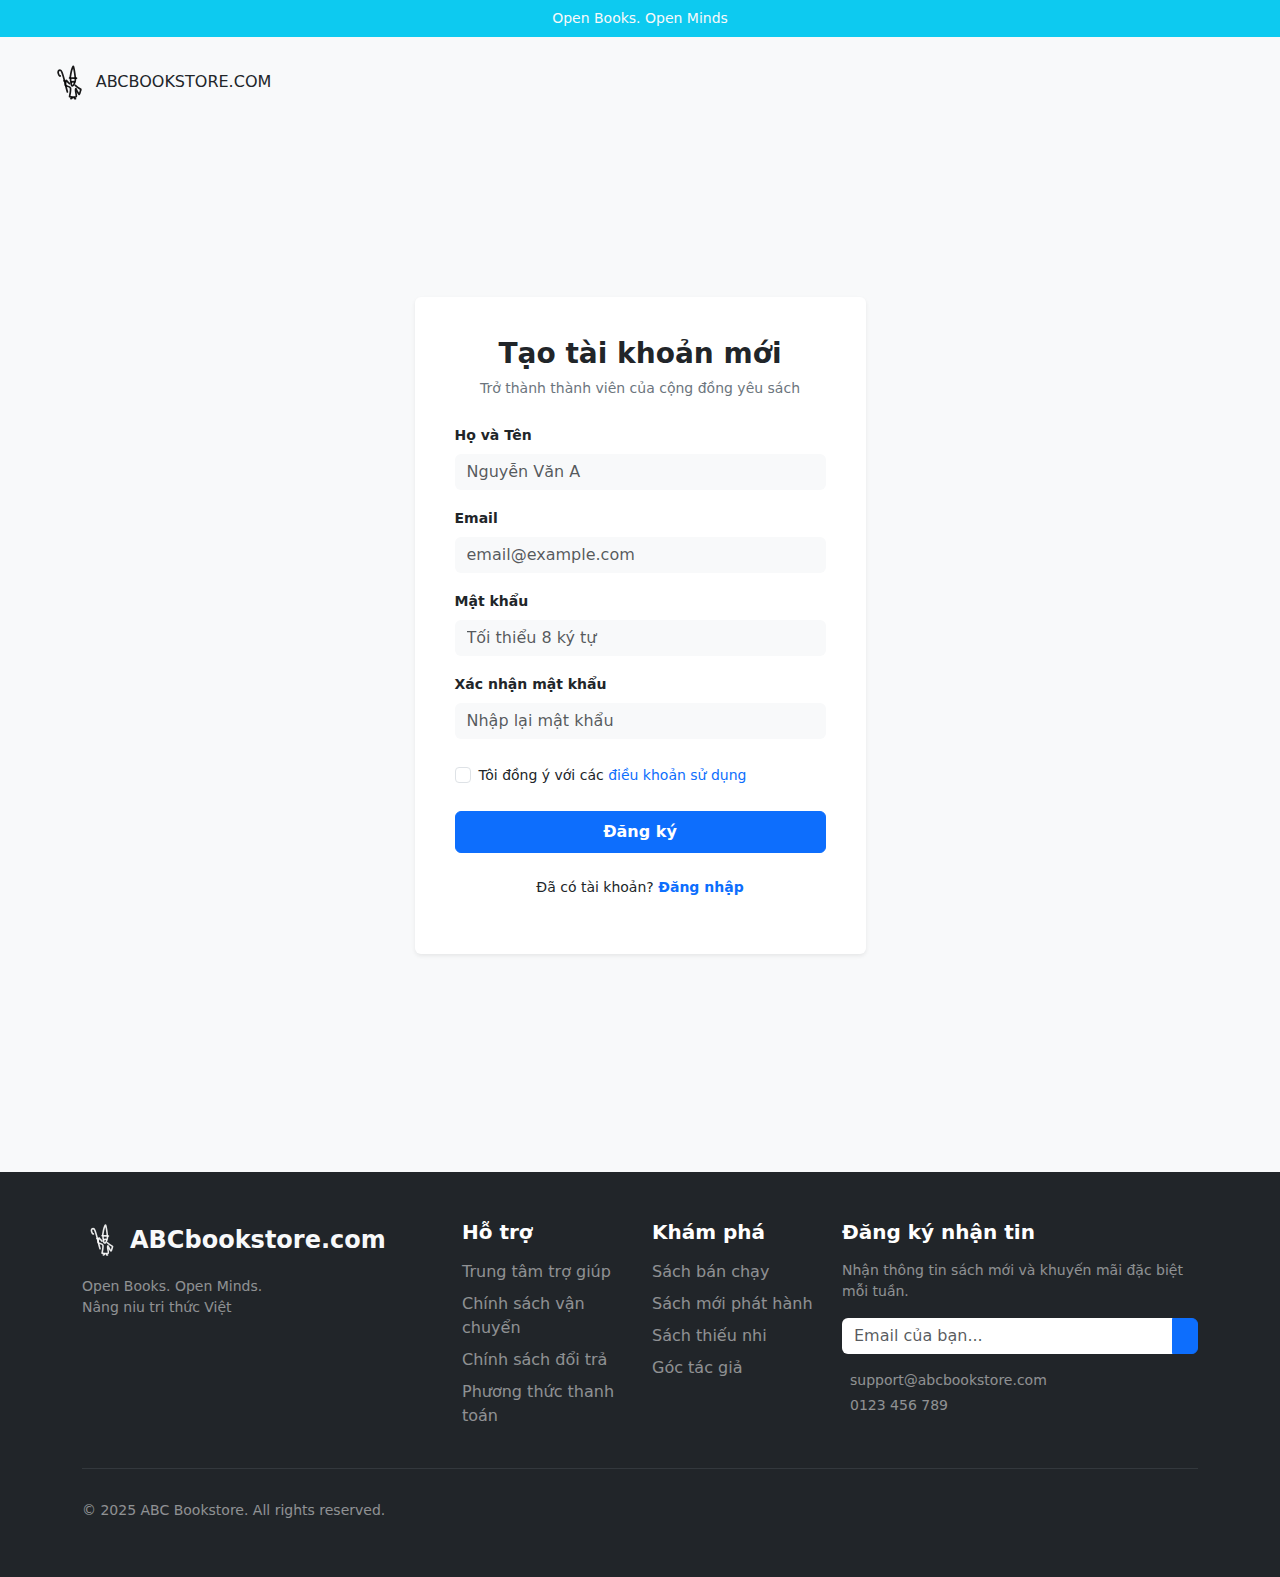
<file: signup.html>
<!doctype html>
<html lang="vi">
  <head>
    <meta charset="UTF-8" />
    <meta name="viewport" content="width=device-width, initial-scale=1.0" />
    <title>Đăng ký - ABC Bookstore</title>
    <link
      href="https://cdn.jsdelivr.net/npm/bootstrap@5.3.0/dist/css/bootstrap.min.css"
      rel="stylesheet"
    />
  </head>
  <body class="bg-light">
    <header>
      <div class="text-center py-2 small fs-md-6 bg-info text-light">
        Open Books. Open Minds
      </div>
      <div class="container-fluid px-lg-5 px-md-3 py-3 py-lg-4">
        <div class="row align-items-center g-3">
          <a
            class="col-5 col-lg-3 order-1 navbar-brand text-decoration-none small"
            href="/index.html"
          >
            <img
              src="./assets/images/logo/wizard.svg"
              alt="logo image"
              width="15%"
              style="filter: brightness(0) invert(0)"
            />
            ABCBOOKSTORE.COM
          </a>
        </div>
      </div>
    </header>
    <main>
      <div class="container py-5">
        <div class="row min-vh-100 align-items-center justify-content-center">
          <div class="col-12 col-md-6 col-lg-5">
            <div class="card border-0 shadow-sm p-4">
              <div class="card-body">
                <div class="text-center mb-4">
                  <h3 class="fw-bold text-dark">Tạo tài khoản mới</h3>
                  <p class="text-secondary small">
                    Trở thành thành viên của cộng đồng yêu sách
                  </p>
                </div>

                <form>
                  <div class="row">
                    <div class="col-md-12 mb-3">
                      <label class="form-label small fw-bold">Họ và Tên</label>
                      <input
                        type="text"
                        class="form-control bg-light border-0"
                        placeholder="Nguyễn Văn A"
                      />
                    </div>
                  </div>
                  <div class="mb-3">
                    <label class="form-label small fw-bold">Email</label>
                    <input
                      type="email"
                      class="form-control bg-light border-0"
                      placeholder="email@example.com"
                    />
                  </div>
                  <div class="mb-3">
                    <label class="form-label small fw-bold">Mật khẩu</label>
                    <input
                      type="password"
                      class="form-control bg-light border-0"
                      placeholder="Tối thiểu 8 ký tự"
                    />
                  </div>
                  <div class="mb-4">
                    <label class="form-label small fw-bold"
                      >Xác nhận mật khẩu</label
                    >
                    <input
                      type="password"
                      class="form-control bg-light border-0"
                      placeholder="Nhập lại mật khẩu"
                    />
                  </div>

                  <div class="mb-4">
                    <div class="form-check">
                      <input
                        type="checkbox"
                        class="form-check-input"
                        id="terms"
                      />
                      <label class="form-check-label small" for="terms"
                        >Tôi đồng ý với các
                        <a href="#" class="text-decoration-none"
                          >điều khoản sử dụng</a
                        ></label
                      >
                    </div>
                  </div>

                  <button
                    type="submit"
                    class="btn btn-primary w-100 py-2 fw-bold"
                  >
                    Đăng ký
                  </button>
                </form>

                <div class="text-center mt-4">
                  <p class="small">
                    Đã có tài khoản?
                    <a
                      href="./login.html"
                      class="text-primary fw-bold text-decoration-none"
                      >Đăng nhập</a
                    >
                  </p>
                </div>
              </div>
            </div>
          </div>
        </div>
      </div>
    </main>
    <footer class="bg-dark text-light py-5 mt-5">
      <div class="container">
        <div class="row g-4">
          <div class="col-12 col-md-6 col-lg-4">
            <a
              href="/index.html"
              class="text-decoration-none text-light d-flex align-items-center gap-2 mb-3"
            >
              <img
                src="./assets/images/logo/wizard.svg"
                alt="ABC Bookstore Logo"
                width="40"
                style="filter: brightness(0) invert(1)"
              />
              <span class="fs-4 fw-bold">ABCbookstore.com</span>
            </a>
            <p class="text-white-50 small mb-4">
              Open Books. Open Minds.<br />
              Nâng niu tri thức Việt
            </p>
            <div class="d-flex gap-4">
              <a href="#" class="link-light text-decoration-none fs-6"
                ><i class="fa-brands fa-facebook-f"></i
              ></a>
              <a href="#" class="link-light text-decoration-none fs-6"
                ><i class="fa-brands fa-instagram"></i
              ></a>
              <a href="#" class="link-light text-decoration-none fs-6"
                ><i class="fa-brands fa-twitter"></i
              ></a>
              <a href="#" class="link-light text-decoration-none fs-6"
                ><i class="fa-brands fa-youtube"></i
              ></a>
            </div>
          </div>

          <div class="col-6 col-md-3 col-lg-2">
            <h5 class="fw-bold mb-3 text-white">Hỗ trợ</h5>
            <ul class="list-unstyled d-flex flex-column gap-2">
              <li>
                <a href="#" class="text-white-50 text-decoration-none"
                  >Trung tâm trợ giúp</a
                >
              </li>
              <li>
                <a href="#" class="text-white-50 text-decoration-none"
                  >Chính sách vận chuyển</a
                >
              </li>
              <li>
                <a href="#" class="text-white-50 text-decoration-none"
                  >Chính sách đổi trả</a
                >
              </li>
              <li>
                <a href="#" class="text-white-50 text-decoration-none"
                  >Phương thức thanh toán</a
                >
              </li>
            </ul>
          </div>

          <div class="col-6 col-md-3 col-lg-2">
            <h5 class="fw-bold mb-3 text-white">Khám phá</h5>
            <ul class="list-unstyled d-flex flex-column gap-2">
              <li>
                <a href="#" class="text-white-50 text-decoration-none"
                  >Sách bán chạy</a
                >
              </li>
              <li>
                <a href="#" class="text-white-50 text-decoration-none"
                  >Sách mới phát hành</a
                >
              </li>
              <li>
                <a href="#" class="text-white-50 text-decoration-none"
                  >Sách thiếu nhi</a
                >
              </li>
              <li>
                <a href="#" class="text-white-50 text-decoration-none"
                  >Góc tác giả</a
                >
              </li>
            </ul>
          </div>

          <div class="col-12 col-lg-4">
            <h5 class="fw-bold mb-3 text-white">Đăng ký nhận tin</h5>
            <p class="text-white-50 small">
              Nhận thông tin sách mới và khuyến mãi đặc biệt mỗi tuần.
            </p>
            <form action="" class="mb-3">
              <div class="input-group">
                <input
                  type="email"
                  class="form-control focus-ring focus-ring-light border-0"
                  placeholder="Email của bạn..."
                  aria-label="Email của bạn"
                />
                <button class="btn btn-primary" type="button">
                  <i class="fa-solid fa-paper-plane text-dark"></i>
                </button>
              </div>
            </form>
            <div class="text-white-50 small">
              <p class="mb-1">
                <i class="fa-solid fa-envelope me-2"></i>
                support@abcbookstore.com
              </p>
              <p class="mb-0">
                <i class="fa-solid fa-phone me-2"></i> 0123 456 789
              </p>
            </div>
          </div>
        </div>

        <hr class="border-secondary my-4" />

        <div class="row align-items-center">
          <div class="col-12 col-md-6 text-center text-md-start mb-2 mb-md-0">
            <p class="text-white-50 small mb-0">
              &copy; 2025 ABC Bookstore. All rights reserved.
            </p>
          </div>
          <div class="col-12 col-md-6 text-center text-md-end">
            <i class="fa-brands fa-cc-visa text-white-50 fs-4 me-2"></i>
            <i class="fa-brands fa-cc-mastercard text-white-50 fs-4 me-2"></i>
            <i class="fa-brands fa-cc-paypal text-white-50 fs-4"></i>
          </div>
        </div>
      </div>
    </footer>
  </body>
</html>
</file>
<file: assets/css/products.css>
.book-cover {
  object-fit: cover;
  aspect-ratio: 2/3;
  width: 100%;
}

.btn-custom {
  background-color: #1058ff;
  color: white;
  font-weight: 600;
  border-radius: 50px;
  text-transform: uppercase;
  font-size: 0.85rem;
  padding: 10px 0;
}

.btn-custom:hover {
  background-color: #0007d1;
  color: white;
}

.price-old {
  text-decoration: line-through;
  color: #999;
  font-size: 0.9rem;
}

.price-new {
  font-weight: bold;
  color: #333;
}
</file>
